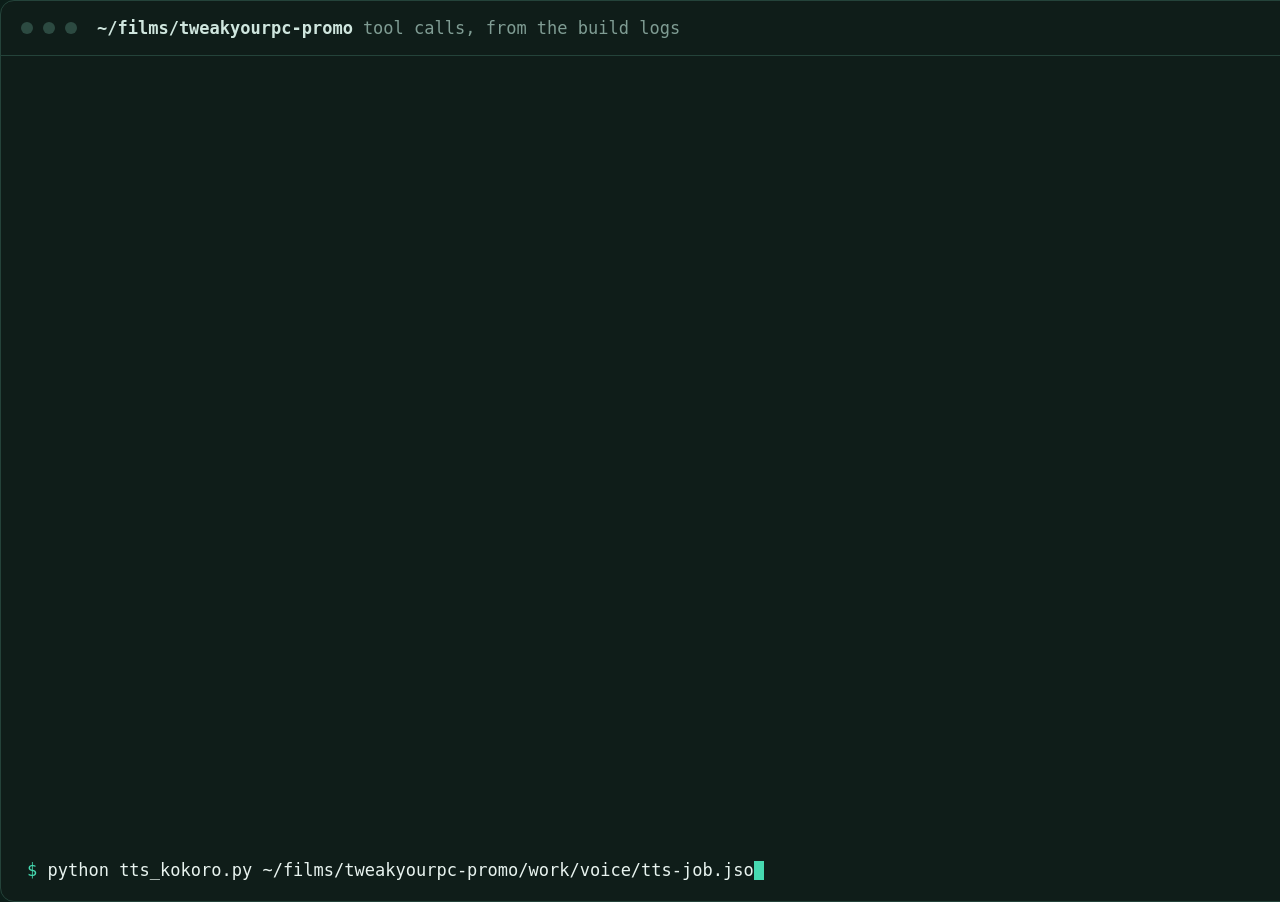
<file: examples/tweakyourpc-promo/pages/agent-terminal/index.html>
<!doctype html>
<html lang="en"><head><meta charset="utf-8"><title>Tool calls</title>
<style>
  html, body { margin: 0; height: 100%; background: #0b1714; }
  body { display: grid; place-items: center; font: 17px/1.55 "JetBrains Mono", "Noto Sans Mono", "DejaVu Sans Mono", monospace; }
  .term { width: 1680px; height: 900px; background: #0f1d19; border: 1px solid #24433a; border-radius: 14px;
          box-shadow: 0 0 80px #46d9b022; display: flex; flex-direction: column; overflow: hidden; }
  .bar { padding: 14px 20px; color: #7f9c93; border-bottom: 1px solid #24433a; display: flex; gap: 10px; align-items: center; }
  .dot { width: 12px; height: 12px; border-radius: 50%; background: #2c4a41; }
  .bar b { color: #cfe6de; font-weight: 600; margin-left: 10px; }
  .log { flex: 1; padding: 18px 26px; overflow: hidden; display: flex; flex-direction: column; justify-content: flex-end; }
  .cmd { color: #e8f3ef; margin-top: 10px; white-space: pre-wrap; }
  .cmd::before { content: "$ "; color: #46d9b0; }
  .out { color: #8fb3a7; white-space: pre-wrap; }
  .cursor { display: inline-block; width: .6em; height: 1.1em; background: #46d9b0; vertical-align: text-bottom; }
</style></head>
<body><div class="term"><div class="bar"><span class="dot"></span><span class="dot"></span><span class="dot"></span>
<b>~/films/tweakyourpc-promo</b><span>tool calls, from the build logs</span></div><div class="log" id="log"></div></div>
<script>
const LINES = [["cmd", "python tts_kokoro.py ~/films/tweakyourpc-promo/work/voice/tts-job.json"], ["out", "~/films/tweakyourpc-promo/work/voice/hello-01.raw.wav 2.17"], ["out", "~/films/tweakyourpc-promo/work/voice/hello-02.raw.wav 10.8"], ["out", "~/films/tweakyourpc-promo/work/voice/hello-03.raw.wav 6.4"], ["cmd", "effectcraft-cli --empty --save-as ~/films/tweakyourpc-promo/work/titles/hello.ecproj script ~/films/tweakyourpc-promo/work/titles/hello.jsx"], ["out", "{\"name\":\"Title Christopher Davis\",\"type\":\"[object CompItem]\"}"], ["out", "saved ~/films/tweakyourpc-promo/work/titles/hello.ecproj"], ["cmd", "effectcraft-cli --project ~/films/tweakyourpc-promo/work/titles/hello.ecproj --gpu render --out ~/films/tweakyourpc-promo/work/titles/hello.mov --for\u2026"], ["out", "Title Christopher Davis \u2192 ~/films/tweakyourpc-promo/work/titles/hello.mov (1920\u00d71080, 653 frames, Custom)"], ["out", "done: Title Christopher Davis \u2192 ~/films/tweakyourpc-promo/work/titles/hello.mov in 111.10s"], ["cmd", "effectcraft-cli --project ~/films/tweakyourpc-promo/work/titles/game-night.ecproj --gpu render --out ~/films/tweakyourpc-promo/work/titles/game-night\u2026"], ["out", "Title Game Night \u2192 ~/films/tweakyourpc-promo/work/titles/game-night.mov (1920\u00d71080, 210 frames, Custom)"], ["out", "done: Title Game Night \u2192 ~/films/tweakyourpc-promo/work/titles/game-night.mov in 29.32s"], ["cmd", "blender -b -P blender_stage.py -- ~/films/tweakyourpc-promo/work/stage/intro.job.json ~/films/tweakyourpc-promo/work/stage/intro-aof2sluy.frames"], ["out", "Info: Total files 6 | Changed 6 | Failed 0"], ["out", "Info: Saved \"intro.blend\""], ["out", "Fra:1 Mem:69.52M (Peak 107.73M) | Time:00:00.35 | Syncing Plane"], ["cmd", "filmcraft-cli --compact --save-as ~/films/tweakyourpc-promo/out/tweakyourpc.fcproj run ~/films/tweakyourpc-promo/work/logs/fc-01-create.jsonl"], ["out", "{\"id\":\"file.newProject\",\"line\":1,\"ok\":true,\"result\":null}"], ["out", "{\"id\":\"file.newSequence\",\"line\":2,\"ok\":true,\"result\":{\"sequence\":6}}"], ["cmd", "filmcraft-cli --compact --project ~/films/tweakyourpc-promo/out/tweakyourpc.fcproj --save run ~/films/tweakyourpc-promo/work/logs/fc-02-import.jsonl"], ["out", "{\"id\":\"file.import\",\"line\":1,\"ok\":true,\"result\":{\"errors\":[],\"items\":[7,8,9,10,11,12,13,14,15,16,17,18,19,20,21,22,23,24,25,26,27,28,29,30,31,32,33,3\u2026"], ["cmd", "filmcraft-cli --compact --project ~/films/tweakyourpc-promo/out/tweakyourpc.fcproj --save run ~/films/tweakyourpc-promo/work/logs/fc-03-place.jsonl"], ["out", "{\"id\":\"timeline.place\",\"line\":1,\"ok\":true,\"result\":{\"clips\":[82]}}"], ["out", "{\"id\":\"timeline.place\",\"line\":2,\"ok\":true,\"result\":{\"clips\":[83]}}"], ["out", "{\"id\":\"timeline.place\",\"line\":3,\"ok\":true,\"result\":{\"clips\":[84]}}"], ["cmd", "filmcraft-cli --compact --project ~/films/tweakyourpc-promo/out/tweakyourpc.fcproj --save run ~/films/tweakyourpc-promo/work/logs/fc-04-motion-transi\u2026"], ["out", "{\"id\":\"sequence.applyVideoTransition\",\"line\":1,\"ok\":true,\"result\":{\"transition\":161}}"], ["out", "{\"id\":\"sequence.applyVideoTransition\",\"line\":2,\"ok\":true,\"result\":{\"transition\":162}}"], ["out", "{\"id\":\"effects.setParam\",\"line\":3,\"ok\":true,\"result\":{\"keyframes\":1}}"], ["cmd", "filmcraft-cli --project ~/films/tweakyourpc-promo/out/tweakyourpc.fcproj export ~/films/tweakyourpc-promo/out/tweakyourpc.rendering.mp4 --format h264\u2026"], ["out", "  \"job\": 1,"], ["out", "  \"offlineMedia\": [],"], ["out", "  \"path\": \"~/films/tweakyourpc-promo/out/tweakyourpc.rendering.mp4\","]];
const log = document.getElementById('log');
const cursor = Object.assign(document.createElement('span'), {className: 'cursor'});
const total = 25000, perChar = 6;
const budget = LINES.reduce((n, [kind, text]) => n + (kind === 'cmd' ? text.length * perChar : 0) + 120, 0);
const scale = total / budget;  // stretch or squeeze the replay to fill the shot
let i = 0;
function next() {
  if (i >= LINES.length) { log.appendChild(cursor); return; }
  const [kind, text] = LINES[i++];
  const row = Object.assign(document.createElement('div'), {className: kind});
  log.appendChild(row);
  while (log.children.length > 34) log.firstChild.remove();
  if (kind === 'out') { row.textContent = text; return setTimeout(next, 120 * scale); }
  let n = 0;
  (function type() {
    row.textContent = text.slice(0, ++n);
    row.appendChild(cursor);
    if (n < text.length) setTimeout(type, perChar * scale); else setTimeout(next, 260 * scale);
  })();
}
setTimeout(next, 400);
</script></body></html>
</file>
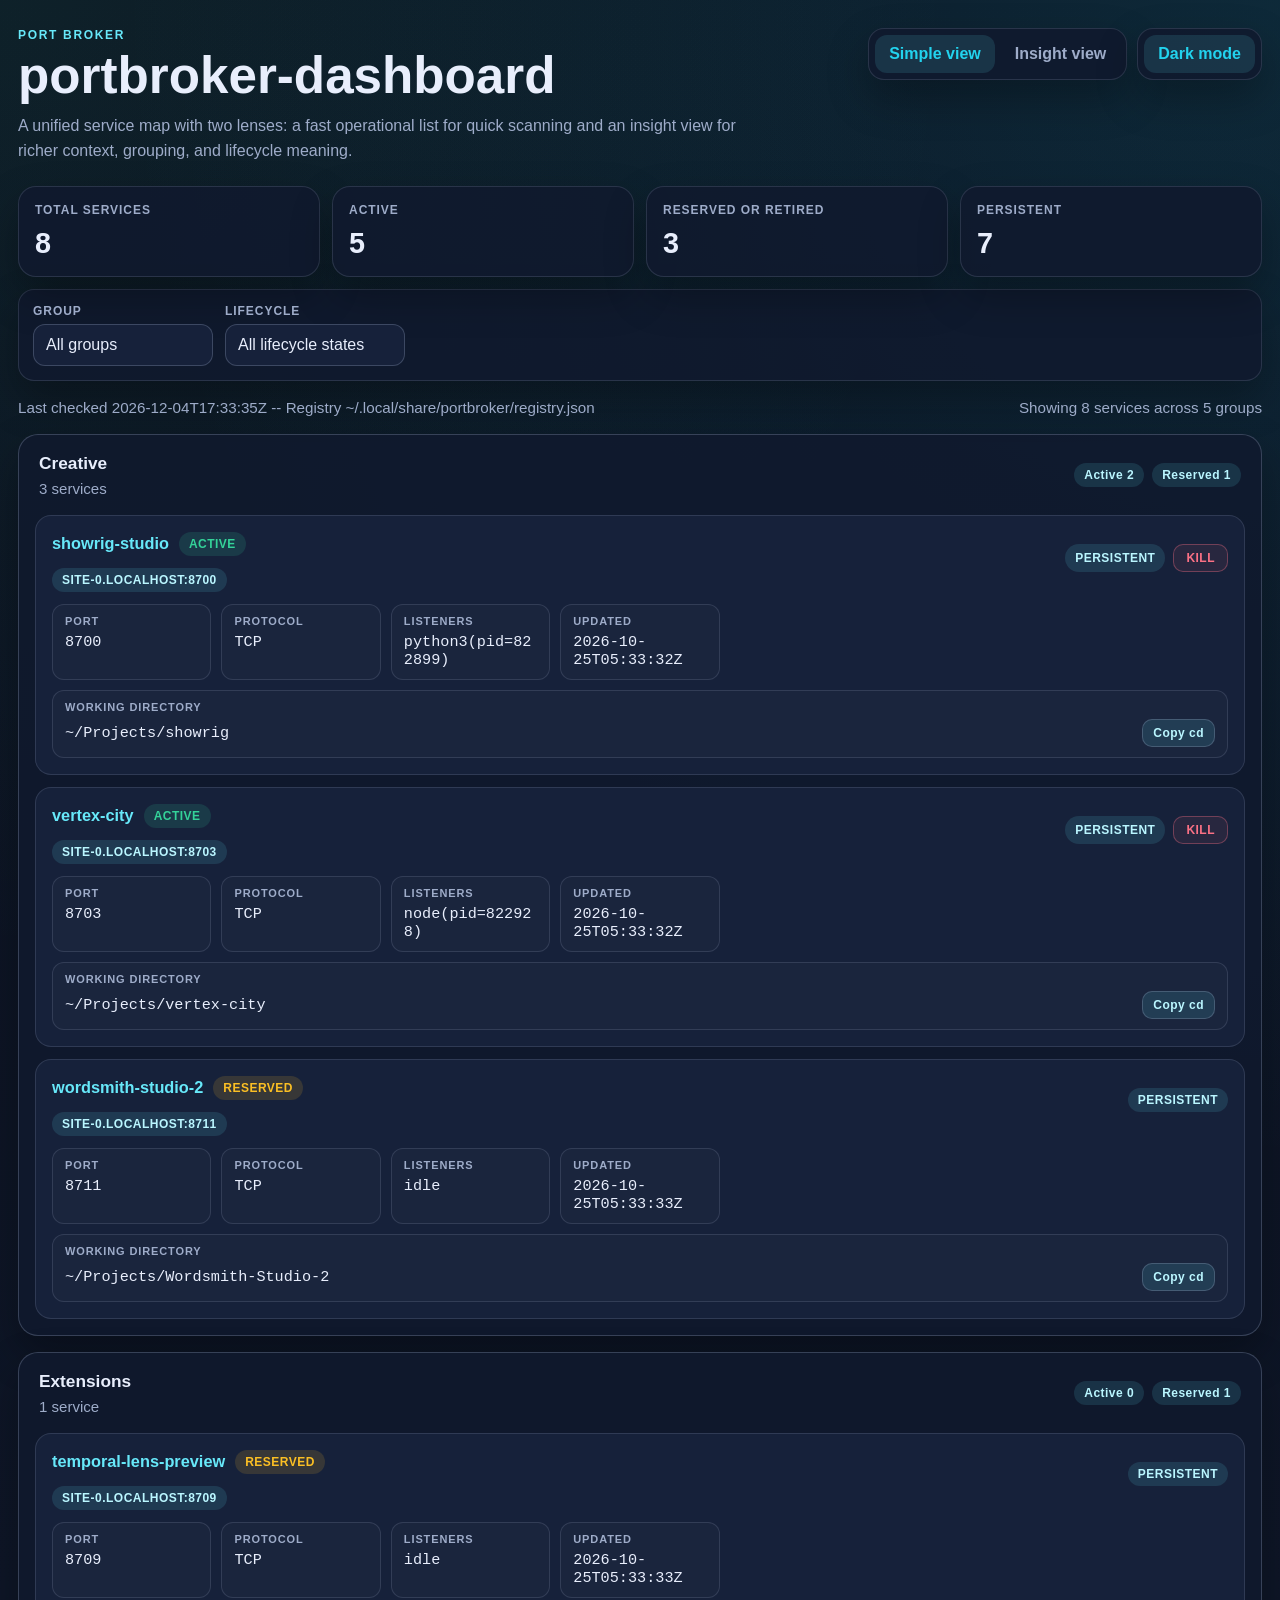
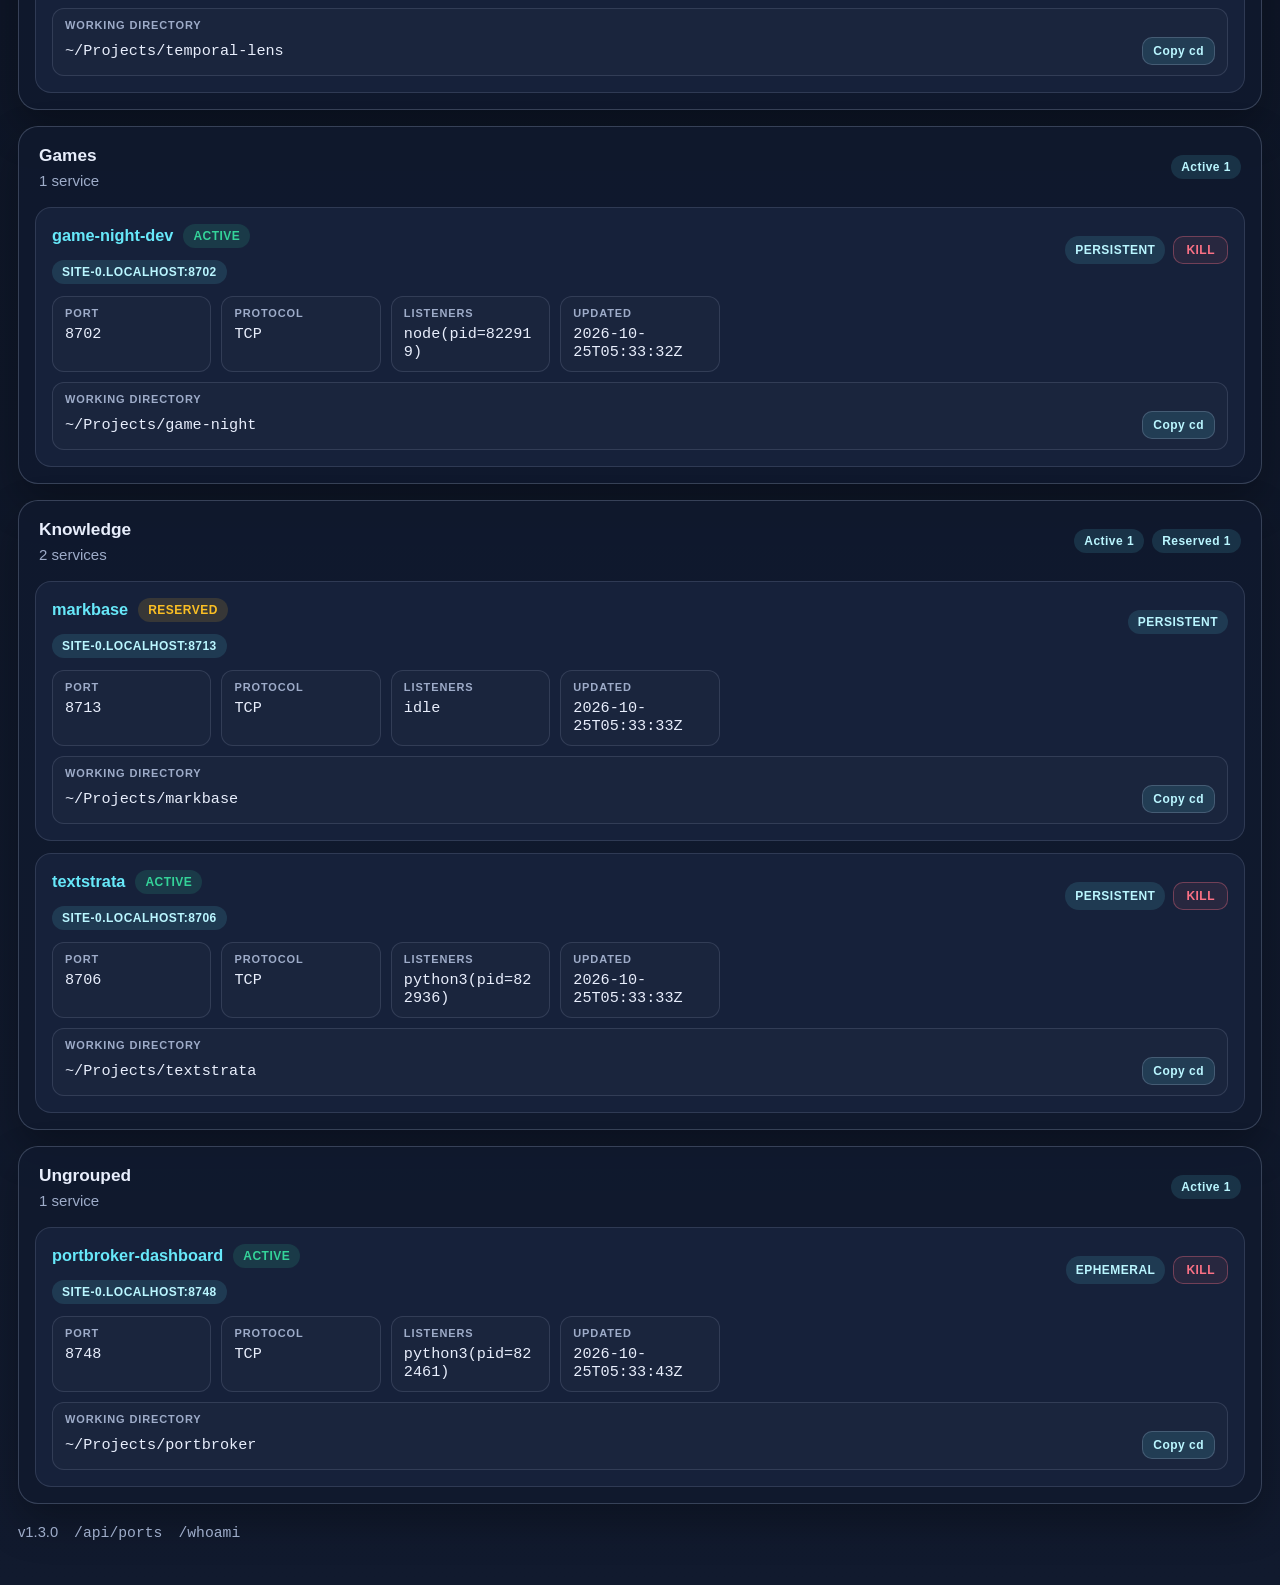
<file: examples/tweakyourpc-promo/pages/portbroker/index.html>
<!doctype html>
<html lang="en">
<head>
<meta charset="utf-8">
<meta name="viewport" content="width=device-width, initial-scale=1">
<title>portbroker-dashboard</title>
<style>
:root {
  color-scheme: dark;
  --bg: #0b1220;
  --bg-elevated: #111a2e;
  --panel: rgba(17, 26, 46, 0.88);
  --panel-strong: #16213a;
  --text: #e8eefc;
  --muted: #9eacc9;
  --line: rgba(158, 172, 201, 0.18);
  --line-strong: rgba(158, 172, 201, 0.28);
  --accent: #67e8f9;
  --accent-strong: #22d3ee;
  --success: #34d399;
  --warning: #fbbf24;
  --danger: #fb7185;
  --shadow: 0 18px 42px rgba(0, 0, 0, 0.28);
  --chip-bg: rgba(103, 232, 249, 0.12);
  --chip-text: #baf6ff;
  --focus: 0 0 0 3px rgba(103, 232, 249, 0.25);
  font-family: Inter, "Segoe UI Variable", "IBM Plex Sans", sans-serif;
}

:root[data-theme='light'] {
  color-scheme: light;
  --bg: #eef4fb;
  --bg-elevated: #f8fbff;
  --panel: rgba(255, 255, 255, 0.92);
  --panel-strong: #ffffff;
  --text: #122033;
  --muted: #5d6c84;
  --line: rgba(18, 32, 51, 0.12);
  --line-strong: rgba(18, 32, 51, 0.18);
  --accent: #0f766e;
  --accent-strong: #0b5f59;
  --success: #047857;
  --warning: #b45309;
  --danger: #be123c;
  --shadow: 0 14px 32px rgba(15, 23, 42, 0.08);
  --chip-bg: rgba(15, 118, 110, 0.1);
  --chip-text: #0f766e;
  --focus: 0 0 0 3px rgba(15, 118, 110, 0.18);
}

* { box-sizing: border-box; }
html, body { margin: 0; min-height: 100%; }
body {
  background:
    radial-gradient(circle at top right, rgba(34, 211, 238, 0.12), transparent 34%),
    radial-gradient(circle at left top, rgba(52, 211, 153, 0.08), transparent 28%),
    linear-gradient(180deg, var(--bg), var(--bg-elevated));
  color: var(--text);
}
button, select, a { transition: 140ms ease; }
button, select { font: inherit; }
a { color: inherit; }
.shell { max-width: 1320px; margin: 0 auto; padding: 28px 18px 44px; }
.hero { display: flex; flex-wrap: wrap; justify-content: space-between; gap: 20px; margin-bottom: 22px; }
.hero-copy { max-width: 760px; }
.eyebrow { margin: 0 0 8px; font-size: 12px; font-weight: 800; letter-spacing: 0.14em; text-transform: uppercase; color: var(--accent); }
h1 { margin: 0; font-size: clamp(2rem, 4vw, 3.4rem); line-height: 1.02; }
.lede { margin: 12px 0 0; color: var(--muted); max-width: 56rem; line-height: 1.55; }
.hero-actions { display: flex; flex-wrap: wrap; gap: 10px; align-items: flex-start; }
.control, .toggle-group, .filters {
  background: var(--panel);
  border: 1px solid var(--line);
  border-radius: 16px;
  box-shadow: var(--shadow);
}
.toggle-group { display: inline-flex; padding: 6px; gap: 6px; }
.toggle-group button, .theme-toggle {
  border: 0;
  border-radius: 12px;
  padding: 10px 14px;
  background: transparent;
  color: var(--muted);
  cursor: pointer;
  font-weight: 700;
}
.toggle-group button.active, .theme-toggle.active {
  background: var(--chip-bg);
  color: var(--accent-strong);
}
.toggle-group button:focus-visible, .theme-toggle:focus-visible, select:focus-visible, details summary:focus-visible { outline: none; box-shadow: var(--focus); }
.filters { display: flex; flex-wrap: wrap; gap: 12px; padding: 14px; margin-bottom: 18px; }
.filter-field { display: grid; gap: 6px; min-width: 180px; }
.filter-field label { font-size: 12px; font-weight: 800; letter-spacing: 0.08em; text-transform: uppercase; color: var(--muted); }
select {
  appearance: none;
  background: var(--panel-strong);
  color: var(--text);
  border: 1px solid var(--line-strong);
  border-radius: 12px;
  padding: 10px 12px;
  min-height: 42px;
}
.stats { display: grid; grid-template-columns: repeat(auto-fit, minmax(160px, 1fr)); gap: 12px; margin-bottom: 12px; }
.stat-card { background: var(--panel); border: 1px solid var(--line); border-radius: 18px; padding: 16px; box-shadow: var(--shadow); }
.stat-card span { display: block; font-size: 12px; font-weight: 800; letter-spacing: 0.08em; text-transform: uppercase; color: var(--muted); }
.stat-card strong { display: block; margin-top: 10px; font-size: 1.8rem; }
.status-row { display: flex; flex-wrap: wrap; justify-content: space-between; gap: 10px; margin: 12px 0 18px; color: var(--muted); font-size: 0.95rem; }
.warning { padding: 12px 14px; border: 1px solid rgba(251, 191, 36, 0.35); border-radius: 14px; background: rgba(251, 191, 36, 0.08); color: var(--warning); margin-bottom: 18px; }
.groups { display: grid; gap: 16px; }
details.group { background: var(--panel); border: 1px solid var(--line); border-radius: 20px; box-shadow: var(--shadow); overflow: hidden; }
details.group[open] { border-color: var(--line-strong); }
details.group summary { list-style: none; cursor: pointer; padding: 18px 20px; display: flex; align-items: center; justify-content: space-between; gap: 14px; }
details.group summary::-webkit-details-marker { display: none; }
.group-heading { display: grid; gap: 6px; }
.group-heading h2 { margin: 0; font-size: 1.08rem; }
.group-sub { color: var(--muted); font-size: 0.94rem; }
.count-badges { display: flex; flex-wrap: wrap; gap: 8px; justify-content: flex-end; }
.badge { display: inline-flex; align-items: center; border-radius: 999px; padding: 5px 10px; font-size: 12px; font-weight: 800; letter-spacing: 0.04em; background: var(--chip-bg); color: var(--chip-text); }
.items { display: grid; gap: 12px; padding: 0 16px 16px; }
.service-card { background: var(--panel-strong); border: 1px solid var(--line); border-radius: 16px; padding: 16px; }
.service-top { display: flex; flex-wrap: wrap; justify-content: space-between; gap: 10px; align-items: flex-start; }
.service-name-row { display: flex; flex-wrap: wrap; align-items: center; gap: 10px; }
.service-name { margin: 0; font-size: 1.02rem; }
.service-link { color: var(--accent); font-weight: 800; text-decoration: none; }
.service-link:hover { text-decoration: underline; }
.service-meta-line, .service-detail-grid, .service-notes { margin-top: 12px; }
.service-meta-line { display: flex; flex-wrap: wrap; gap: 8px; }
.pill { display: inline-flex; align-items: center; border-radius: 999px; padding: 5px 10px; font-size: 12px; font-weight: 800; letter-spacing: 0.04em; text-transform: uppercase; }
.pill.active { background: rgba(52, 211, 153, 0.14); color: var(--success); }
.pill.reserved { background: rgba(251, 191, 36, 0.14); color: var(--warning); }
.pill.retired { background: rgba(251, 113, 133, 0.14); color: var(--danger); }
.pill.unknown { background: rgba(158, 172, 201, 0.14); color: var(--muted); }
.pill.neutral { background: var(--chip-bg); color: var(--chip-text); }
.service-detail-grid { display: grid; grid-template-columns: repeat(auto-fit, minmax(140px, 1fr)); gap: 10px; }
.detail { border: 1px solid var(--line); border-radius: 12px; padding: 10px 12px; background: rgba(255,255,255,0.02); }
.detail.wide { grid-column: 1 / -1; }
:root[data-theme='light'] .detail { background: rgba(15, 118, 110, 0.03); }
.detail span { display: block; font-size: 11px; font-weight: 800; letter-spacing: 0.08em; text-transform: uppercase; color: var(--muted); margin-bottom: 6px; }
.detail strong, .detail code { font-size: 0.95rem; color: var(--text); }
.detail code { font-family: ui-monospace, SFMono-Regular, Menlo, Consolas, monospace; word-break: break-word; }
.detail-value-row { display: flex; align-items: center; justify-content: space-between; gap: 10px; }
.detail-value-row code { flex: 1; min-width: 0; }
.copy-btn {
  flex: 0 0 auto;
  border: 1px solid var(--line-strong);
  border-radius: 10px;
  padding: 6px 10px;
  background: var(--chip-bg);
  color: var(--chip-text);
  cursor: pointer;
  font-size: 12px;
  font-weight: 800;
  letter-spacing: 0.04em;
}
.copy-btn:hover { border-color: var(--accent); color: var(--accent); }
.copy-btn:focus-visible { outline: none; box-shadow: var(--focus); }
.kill-btn {
  border: 1px solid rgba(251, 113, 133, 0.35);
  border-radius: 10px;
  padding: 6px 12px;
  background: rgba(251, 113, 133, 0.08);
  color: var(--danger);
  cursor: pointer;
  font-size: 12px;
  font-weight: 800;
  letter-spacing: 0.04em;
  text-transform: uppercase;
}
.kill-btn:hover { background: rgba(251, 113, 133, 0.18); }
.kill-btn:disabled { opacity: 0.4; cursor: not-allowed; }
.kill-confirm {
  display: flex;
  align-items: center;
  gap: 8px;
  margin-top: 10px;
  padding: 10px 12px;
  border: 1px solid rgba(251, 191, 36, 0.35);
  border-radius: 12px;
  background: rgba(251, 191, 36, 0.08);
  color: var(--warning);
  font-size: 13px;
}
.kill-confirm button {
  border: 1px solid currentColor;
  border-radius: 8px;
  padding: 4px 10px;
  background: transparent;
  color: inherit;
  cursor: pointer;
  font-size: 12px;
  font-weight: 800;
}
.kill-toast {
  position: fixed;
  bottom: 24px;
  right: 24px;
  padding: 12px 18px;
  border-radius: 14px;
  font-size: 14px;
  font-weight: 700;
  box-shadow: 0 8px 24px rgba(0,0,0,0.3);
  z-index: 999;
  transition: opacity 0.3s ease;
}
.kill-toast.success { background: rgba(52, 211, 153, 0.2); border: 1px solid rgba(52, 211, 153, 0.4); color: var(--success); }
.kill-toast.error { background: rgba(251, 113, 133, 0.2); border: 1px solid rgba(251, 113, 133, 0.4); color: var(--danger); }
.empty { padding: 18px; border: 1px dashed var(--line-strong); border-radius: 16px; color: var(--muted); text-align: center; }
.footer { margin-top: 20px; color: var(--muted); display: flex; flex-wrap: wrap; gap: 10px 16px; font-size: 0.92rem; }
.hidden { display: none !important; }
@media (max-width: 720px) {
  .shell { padding: 18px 12px 28px; }
  .hero { margin-bottom: 18px; }
  details.group summary { padding: 16px; }
  .items { padding: 0 12px 12px; }
  .service-card { padding: 14px; }
}
</style>
</head>
<body>
<main class="shell">
  <section class="hero">
    <div class="hero-copy">
      <p class="eyebrow">Port Broker</p>
      <h1>portbroker-dashboard</h1>
      <p class="lede">A unified service map with two lenses: a fast operational list for quick scanning and an insight view for richer context, grouping, and lifecycle meaning.</p>
    </div>
    <div class="hero-actions">
      <div class="toggle-group" role="tablist" aria-label="View mode">
        <button id="simpleModeBtn" type="button" class="active" aria-pressed="true">Simple view</button>
        <button id="insightModeBtn" type="button" aria-pressed="false">Insight view</button>
      </div>
      <div class="control toggle-group" aria-label="Theme toggle">
        <button id="themeToggle" type="button" class="theme-toggle active" aria-pressed="true">Dark mode</button>
      </div>
    </div>
  </section>

  <section class="stats">
    <article class="stat-card"><span>Total services</span><strong id="totalCount">-</strong></article>
    <article class="stat-card"><span>Active</span><strong id="activeCount">-</strong></article>
    <article class="stat-card"><span>Reserved or retired</span><strong id="reservedCount">-</strong></article>
    <article class="stat-card"><span>Persistent</span><strong id="persistentCount">-</strong></article>
  </section>

  <section class="filters" aria-label="Filters">
    <div class="filter-field">
      <label for="groupFilter">Group</label>
      <select id="groupFilter">
        <option value="all">All groups</option>
      </select>
    </div>
    <div class="filter-field">
      <label for="lifecycleFilter">Lifecycle</label>
      <select id="lifecycleFilter">
        <option value="all">All lifecycle states</option>
        <option value="active">Active</option>
        <option value="reserved">Reserved</option>
        <option value="retired">Retired</option>
      </select>
    </div>
    <div class="filter-field insight-only">
      <label for="audienceFilter">Audience</label>
      <select id="audienceFilter">
        <option value="all">All audiences</option>
        <option value="operator">Operator</option>
        <option value="user">User</option>
        <option value="internal">Internal</option>
      </select>
    </div>
    <div class="filter-field insight-only">
      <label for="tierFilter">Priority tier</label>
      <select id="tierFilter">
        <option value="all">All tiers</option>
        <option value="core">Core</option>
        <option value="important">Important</option>
        <option value="experimental">Experimental</option>
        <option value="archive">Archive</option>
      </select>
    </div>
  </section>

  <div class="status-row">
    <div id="checkedAt">Waiting for first refresh...</div>
    <div id="resultsSummary">Loading services...</div>
  </div>

  <div class="warning hidden" id="warning"></div>
  <section class="groups" id="groups">
    <div class="empty">Loading...</div>
  </section>

  <footer class="footer">
    <span id="appVersion">v-</span>
    <span><code>/api/ports</code></span>
    <span><code>/whoami</code></span>
  </footer>
</main>

<div id="killToast" class="kill-toast hidden"></div>

<script>
// Showrig promo harness: the real portbroker dashboard, fed a saved /api/ports snapshot so it renders offline.
// The snapshot came from portbroker itself (a throwaway registry with sample services); only paths were tidied.
const PORTBROKER_SNAPSHOT = {
 "checkedAt": "2026-10-25T05:34:14Z",
 "groups": [
  {
   "defaultExpanded": true,
   "items": [
    {
     "active": true,
     "cmd": "showrig web",
     "createdAt": "2026-10-25T05:33:32Z",
     "cwd": "~/Projects/showrig",
     "host": "0.0.0.0",
     "lastSeenPid": 822899,
     "listenerCount": 1,
     "listeners": [
      "python3(pid=822899)"
     ],
     "meta": {
      "audience": "lan",
      "group": "creative",
      "lifecycle": "persistent",
      "tier": "core"
     },
     "name": "showrig-studio",
     "persistent": true,
     "port": 8700,
     "proto": "tcp",
     "status": "active",
     "updatedAt": "2026-10-25T05:33:32Z"
    },
    {
     "active": true,
     "cmd": "node dev-server.mjs",
     "createdAt": "2026-10-25T05:33:32Z",
     "cwd": "~/Projects/vertex-city",
     "host": "0.0.0.0",
     "lastSeenPid": 822928,
     "listenerCount": 1,
     "listeners": [
      "node(pid=822928)"
     ],
     "meta": {
      "audience": "lan",
      "group": "creative",
      "lifecycle": "dev",
      "tier": "showcase"
     },
     "name": "vertex-city",
     "persistent": true,
     "port": 8703,
     "proto": "tcp",
     "status": "active",
     "updatedAt": "2026-10-25T05:33:32Z"
    },
    {
     "active": false,
     "cmd": "python3 -m http.server",
     "createdAt": "2026-10-25T05:33:33Z",
     "cwd": "~/Projects/Wordsmith-Studio-2",
     "host": "0.0.0.0",
     "lastSeenPid": null,
     "listenerCount": 0,
     "listeners": [],
     "meta": {
      "audience": "lan",
      "group": "creative",
      "lifecycle": "dev",
      "tier": "showcase"
     },
     "name": "wordsmith-studio-2",
     "persistent": true,
     "port": 8711,
     "proto": "tcp",
     "status": "reserved",
     "updatedAt": "2026-10-25T05:33:33Z"
    }
   ],
   "key": "creative",
   "label": "Creative"
  },
  {
   "defaultExpanded": true,
   "items": [
    {
     "active": false,
     "cmd": "node preview/dev/server.js",
     "createdAt": "2026-10-25T05:33:33Z",
     "cwd": "~/Projects/temporal-lens",
     "host": "0.0.0.0",
     "lastSeenPid": null,
     "listenerCount": 0,
     "listeners": [],
     "meta": {
      "audience": "local",
      "group": "extensions",
      "lifecycle": "dev",
      "tier": "tools"
     },
     "name": "temporal-lens-preview",
     "persistent": true,
     "port": 8709,
     "proto": "tcp",
     "status": "reserved",
     "updatedAt": "2026-10-25T05:33:33Z"
    }
   ],
   "key": "extensions",
   "label": "Extensions"
  },
  {
   "defaultExpanded": true,
   "items": [
    {
     "active": true,
     "cmd": "node tools/dev_server.js",
     "createdAt": "2026-10-25T05:33:32Z",
     "cwd": "~/Projects/game-night",
     "host": "0.0.0.0",
     "lastSeenPid": 822919,
     "listenerCount": 1,
     "listeners": [
      "node(pid=822919)"
     ],
     "meta": {
      "audience": "local",
      "group": "games",
      "lifecycle": "dev",
      "tier": "tools"
     },
     "name": "game-night-dev",
     "persistent": true,
     "port": 8702,
     "proto": "tcp",
     "status": "active",
     "updatedAt": "2026-10-25T05:33:32Z"
    }
   ],
   "key": "games",
   "label": "Games"
  },
  {
   "defaultExpanded": true,
   "items": [
    {
     "active": false,
     "cmd": "uvicorn markbase.app:app",
     "createdAt": "2026-10-25T05:33:33Z",
     "cwd": "~/Projects/markbase",
     "host": "0.0.0.0",
     "lastSeenPid": null,
     "listenerCount": 0,
     "listeners": [],
     "meta": {
      "audience": "lan",
      "group": "knowledge",
      "lifecycle": "persistent",
      "tier": "core"
     },
     "name": "markbase",
     "persistent": true,
     "port": 8713,
     "proto": "tcp",
     "status": "reserved",
     "updatedAt": "2026-10-25T05:33:33Z"
    },
    {
     "active": true,
     "cmd": "python -m textstrata web",
     "createdAt": "2026-10-25T05:33:33Z",
     "cwd": "~/Projects/textstrata",
     "host": "0.0.0.0",
     "lastSeenPid": 822936,
     "listenerCount": 1,
     "listeners": [
      "python3(pid=822936)"
     ],
     "meta": {
      "audience": "lan",
      "group": "knowledge",
      "lifecycle": "persistent",
      "tier": "core"
     },
     "name": "textstrata",
     "persistent": true,
     "port": 8706,
     "proto": "tcp",
     "status": "active",
     "updatedAt": "2026-10-25T05:33:33Z"
    }
   ],
   "key": "knowledge",
   "label": "Knowledge"
  },
  {
   "defaultExpanded": true,
   "items": [
    {
     "active": true,
     "cmd": "portbroker web --name portbroker-dashboard --port 8748",
     "createdAt": "2026-10-25T05:33:43Z",
     "cwd": "~/Projects/portbroker",
     "host": "0.0.0.0",
     "lastSeenPid": 822461,
     "listenerCount": 1,
     "listeners": [
      "python3(pid=822461)"
     ],
     "meta": {},
     "name": "portbroker-dashboard",
     "persistent": false,
     "port": 8748,
     "proto": "tcp",
     "status": "active",
     "updatedAt": "2026-10-25T05:33:43Z"
    }
   ],
   "key": "ungrouped",
   "label": "Ungrouped"
  }
 ],
 "issues": [],
 "listenerError": null,
 "ports": [
  {
   "active": true,
   "cmd": "node tools/dev_server.js",
   "createdAt": "2026-10-25T05:33:32Z",
   "cwd": "~/Projects/game-night",
   "host": "0.0.0.0",
   "lastSeenPid": 822919,
   "listenerCount": 1,
   "listeners": [
    "node(pid=822919)"
   ],
   "meta": {
    "audience": "local",
    "group": "games",
    "lifecycle": "dev",
    "tier": "tools"
   },
   "name": "game-night-dev",
   "persistent": true,
   "port": 8702,
   "proto": "tcp",
   "status": "active",
   "updatedAt": "2026-10-25T05:33:32Z"
  },
  {
   "active": false,
   "cmd": "uvicorn markbase.app:app",
   "createdAt": "2026-10-25T05:33:33Z",
   "cwd": "~/Projects/markbase",
   "host": "0.0.0.0",
   "lastSeenPid": null,
   "listenerCount": 0,
   "listeners": [],
   "meta": {
    "audience": "lan",
    "group": "knowledge",
    "lifecycle": "persistent",
    "tier": "core"
   },
   "name": "markbase",
   "persistent": true,
   "port": 8713,
   "proto": "tcp",
   "status": "reserved",
   "updatedAt": "2026-10-25T05:33:33Z"
  },
  {
   "active": true,
   "cmd": "portbroker web --name portbroker-dashboard --port 8748",
   "createdAt": "2026-10-25T05:33:43Z",
   "cwd": "~/Projects/portbroker",
   "host": "0.0.0.0",
   "lastSeenPid": 822461,
   "listenerCount": 1,
   "listeners": [
    "python3(pid=822461)"
   ],
   "meta": {},
   "name": "portbroker-dashboard",
   "persistent": false,
   "port": 8748,
   "proto": "tcp",
   "status": "active",
   "updatedAt": "2026-10-25T05:33:43Z"
  },
  {
   "active": true,
   "cmd": "showrig web",
   "createdAt": "2026-10-25T05:33:32Z",
   "cwd": "~/Projects/showrig",
   "host": "0.0.0.0",
   "lastSeenPid": 822899,
   "listenerCount": 1,
   "listeners": [
    "python3(pid=822899)"
   ],
   "meta": {
    "audience": "lan",
    "group": "creative",
    "lifecycle": "persistent",
    "tier": "core"
   },
   "name": "showrig-studio",
   "persistent": true,
   "port": 8700,
   "proto": "tcp",
   "status": "active",
   "updatedAt": "2026-10-25T05:33:32Z"
  },
  {
   "active": false,
   "cmd": "node preview/dev/server.js",
   "createdAt": "2026-10-25T05:33:33Z",
   "cwd": "~/Projects/temporal-lens",
   "host": "0.0.0.0",
   "lastSeenPid": null,
   "listenerCount": 0,
   "listeners": [],
   "meta": {
    "audience": "local",
    "group": "extensions",
    "lifecycle": "dev",
    "tier": "tools"
   },
   "name": "temporal-lens-preview",
   "persistent": true,
   "port": 8709,
   "proto": "tcp",
   "status": "reserved",
   "updatedAt": "2026-10-25T05:33:33Z"
  },
  {
   "active": true,
   "cmd": "python -m textstrata web",
   "createdAt": "2026-10-25T05:33:33Z",
   "cwd": "~/Projects/textstrata",
   "host": "0.0.0.0",
   "lastSeenPid": 822936,
   "listenerCount": 1,
   "listeners": [
    "python3(pid=822936)"
   ],
   "meta": {
    "audience": "lan",
    "group": "knowledge",
    "lifecycle": "persistent",
    "tier": "core"
   },
   "name": "textstrata",
   "persistent": true,
   "port": 8706,
   "proto": "tcp",
   "status": "active",
   "updatedAt": "2026-10-25T05:33:33Z"
  },
  {
   "active": true,
   "cmd": "node dev-server.mjs",
   "createdAt": "2026-10-25T05:33:32Z",
   "cwd": "~/Projects/vertex-city",
   "host": "0.0.0.0",
   "lastSeenPid": 822928,
   "listenerCount": 1,
   "listeners": [
    "node(pid=822928)"
   ],
   "meta": {
    "audience": "lan",
    "group": "creative",
    "lifecycle": "dev",
    "tier": "showcase"
   },
   "name": "vertex-city",
   "persistent": true,
   "port": 8703,
   "proto": "tcp",
   "status": "active",
   "updatedAt": "2026-10-25T05:33:32Z"
  },
  {
   "active": false,
   "cmd": "python3 -m http.server",
   "createdAt": "2026-10-25T05:33:33Z",
   "cwd": "~/Projects/Wordsmith-Studio-2",
   "host": "0.0.0.0",
   "lastSeenPid": null,
   "listenerCount": 0,
   "listeners": [],
   "meta": {
    "audience": "lan",
    "group": "creative",
    "lifecycle": "dev",
    "tier": "showcase"
   },
   "name": "wordsmith-studio-2",
   "persistent": true,
   "port": 8711,
   "proto": "tcp",
   "status": "reserved",
   "updatedAt": "2026-10-25T05:33:33Z"
  }
 ],
 "registryPath": "~/.local/share/portbroker/registry.json",
 "service": "portbroker-dashboard",
 "summary": {
  "active": 5,
  "persistent": 7,
  "reserved": 3,
  "retired": 0,
  "total": 8,
  "unknown": 0
 },
 "version": "1.3.0"
};
const realFetch = window.fetch.bind(window);
window.fetch = async (url, options) => {
  if (String(url).startsWith('/api/ports')) {
    const snapshot = structuredClone(PORTBROKER_SNAPSHOT);
    snapshot.checkedAt = new Date().toISOString().replace(/\.\d+Z$/, 'Z');
    return new Response(JSON.stringify(snapshot), {status: 200, headers: {'content-type': 'application/json'}});
  }
  return realFetch(url, options);
};
</script>
<script>
const refreshMs = 5000;
// Resolves to the browser's own hostname when the server binds to 0.0.0.0.
// Override with PORTBROKER_FALLBACK_HOST env var at server startup if needed.
const fallbackLanHost = '127.0.0.1';
const groupsNode = document.getElementById('groups');
const warningNode = document.getElementById('warning');
const checkedAtNode = document.getElementById('checkedAt');
const resultsSummaryNode = document.getElementById('resultsSummary');
const rootNode = document.documentElement;
const killToast = document.getElementById('killToast');

const state = {
  mode: 'simple',
  theme: 'dark',
  snapshot: null,
  pendingKill: null,
  filters: {
    group: 'all',
    lifecycle: 'all',
    audience: 'all',
    tier: 'all',
  },
};

const simpleModeBtn = document.getElementById('simpleModeBtn');
const insightModeBtn = document.getElementById('insightModeBtn');
const themeToggle = document.getElementById('themeToggle');
const groupFilter = document.getElementById('groupFilter');
const lifecycleFilter = document.getElementById('lifecycleFilter');
const audienceFilter = document.getElementById('audienceFilter');
const tierFilter = document.getElementById('tierFilter');

function setText(id, value) {
  document.getElementById(id).textContent = String(value);
}

function titleCase(value) {
  return String(value || '')
    .replace(/[-_]+/g, ' ')
    .replace(/\b\w/g, ch => ch.toUpperCase());
}

function isWildcardOrLoopback(host) {
  const value = String(host || '').trim().toLowerCase();
  return !value || ['0.0.0.0','::','*','localhost','127.0.0.1','::1'].includes(value);
}

function normalizedHost(host) {
  const browserHost = String(window.location.hostname || '').trim();
  if (isWildcardOrLoopback(host)) {
    return browserHost || fallbackLanHost;
  }
  return String(host || '').trim();
}

function httpUrl(host, port) {
  const formattedHost = host.includes(':') && !host.startsWith('[') && !host.endsWith(']') ? `[${host}]` : host;
  return `http://${formattedHost}:${port}`;
}

function statusLabel(status) {
  if (status === 'active') return 'Active';
  if (status === 'reserved') return 'Reserved';
  if (status === 'retired') return 'Retired';
  return 'Unknown';
}

function showToast(message, type) {
  killToast.textContent = message;
  killToast.className = `kill-toast ${type}`;
  killToast.classList.remove('hidden');
  setTimeout(() => killToast.classList.add('hidden'), 3000);
}

function shellQuote(value) {
  return `'${String(value).replace(/'/g, `'\\''`)}'`;
}

async function copyText(value, label) {
  try {
    if (navigator.clipboard && typeof navigator.clipboard.writeText === 'function') {
      await navigator.clipboard.writeText(value);
    } else {
      const textarea = document.createElement('textarea');
      textarea.value = value;
      textarea.setAttribute('readonly', '');
      textarea.style.position = 'fixed';
      textarea.style.left = '-9999px';
      document.body.appendChild(textarea);
      textarea.select();
      const copied = document.execCommand('copy');
      textarea.remove();
      if (!copied) throw new Error('clipboard API is unavailable');
    }
    showToast(`Copied ${label}`, 'success');
  } catch (error) {
    showToast(`Copy failed: ${error.message}`, 'error');
  }
}

async function killPid(pid, name, btn) {
  btn.disabled = true;
  try {
    const response = await fetch(`/api/kill/${pid}`, { method: 'POST', cache: 'no-store' });
    const data = await response.json();
    if (!response.ok || !data.success) throw new Error(data.message || `HTTP ${response.status}`);
    showToast(`Killed ${name} (pid ${pid})`, 'success');
    setTimeout(refresh, 800);
  } catch (error) {
    showToast(`Failed to kill ${name}: ${error.message}`, 'error');
    btn.disabled = false;
  }
}

function activeViewMode(mode) {
  state.mode = mode;
  const simple = mode === 'simple';
  simpleModeBtn.classList.toggle('active', simple);
  insightModeBtn.classList.toggle('active', !simple);
  simpleModeBtn.setAttribute('aria-pressed', simple ? 'true' : 'false');
  insightModeBtn.setAttribute('aria-pressed', simple ? 'false' : 'true');
  document.querySelectorAll('.insight-only').forEach(node => {
    node.classList.toggle('hidden', simple);
  });
  render();
}

function applyTheme(theme) {
  state.theme = theme;
  rootNode.setAttribute('data-theme', theme);
  const dark = theme === 'dark';
  themeToggle.classList.toggle('active', dark);
  themeToggle.setAttribute('aria-pressed', dark ? 'true' : 'false');
  themeToggle.textContent = dark ? 'Dark mode' : 'Light mode';
}

function passesFilters(item) {
  const meta = item.meta || {};
  if (state.filters.group !== 'all' && meta.group !== state.filters.group) return false;
  if (state.filters.lifecycle !== 'all' && (meta.lifecycle || item.status) !== state.filters.lifecycle) return false;
  if (state.mode === 'insight' && state.filters.audience !== 'all' && meta.audience !== state.filters.audience) return false;
  if (state.mode === 'insight' && state.filters.tier !== 'all' && meta.tier !== state.filters.tier) return false;
  return true;
}

function populateGroupFilter(snapshot) {
  const prior = state.filters.group;
  groupFilter.innerHTML = '<option value="all">All groups</option>';
  for (const group of (snapshot.groups || [])) {
    const option = document.createElement('option');
    option.value = group.key;
    option.textContent = group.label || titleCase(group.key);
    groupFilter.appendChild(option);
  }
  if ([...groupFilter.options].some(option => option.value === prior)) {
    groupFilter.value = prior;
  } else {
    state.filters.group = 'all';
    groupFilter.value = 'all';
  }
}

function detailCard(label, value, mono=false, options={}) {
  const node = document.createElement('div');
  node.className = options.wide ? 'detail wide' : 'detail';
  const span = document.createElement('span');
  span.textContent = label;
  node.appendChild(span);
  if (mono) {
    const valueRow = document.createElement('div');
    valueRow.className = 'detail-value-row';
    const code = document.createElement('code');
    code.textContent = value;
    valueRow.appendChild(code);
    if (options.copyText) {
      const button = document.createElement('button');
      button.type = 'button';
      button.className = 'copy-btn';
      button.textContent = options.copyLabel || 'Copy';
      button.addEventListener('click', () => copyText(options.copyText, options.copyLabel || label));
      valueRow.appendChild(button);
    }
    node.appendChild(valueRow);
  } else {
    const strong = document.createElement('strong');
    strong.textContent = value;
    node.appendChild(strong);
  }
  return node;
}

function renderServiceCard(item) {
  const meta = item.meta || {};
  const card = document.createElement('article');
  card.className = 'service-card';

  const top = document.createElement('div');
  top.className = 'service-top';

  const left = document.createElement('div');
  const nameRow = document.createElement('div');
  nameRow.className = 'service-name-row';

  const heading = document.createElement('h3');
  heading.className = 'service-name';
  const port = Number(item.port);
  const isTcp = String(item.proto || '').toLowerCase() === 'tcp';
  if (isTcp && Number.isInteger(port) && port > 0 && port <= 65535) {
    const link = document.createElement('a');
    link.className = 'service-link';
    link.href = httpUrl(normalizedHost(item.host), port);
    link.textContent = item.name || `${normalizedHost(item.host)}:${port}`;
    heading.appendChild(link);
  } else {
    heading.textContent = item.name || 'Unnamed service';
  }
  nameRow.appendChild(heading);

  const status = document.createElement('span');
  status.className = `pill ${item.status || 'unknown'}`;
  status.textContent = statusLabel(item.status || 'unknown');
  nameRow.appendChild(status);
  left.appendChild(nameRow);

  const metaLine = document.createElement('div');
  metaLine.className = 'service-meta-line';
  const hostPill = document.createElement('span');
  hostPill.className = 'pill neutral';
  hostPill.textContent = `${normalizedHost(item.host)}:${item.port}`;
  metaLine.appendChild(hostPill);

  if (state.mode === 'insight') {
    for (const value of [meta.group && titleCase(meta.group), meta.tier && titleCase(meta.tier), meta.audience && titleCase(meta.audience)]) {
      if (!value) continue;
      const pill = document.createElement('span');
      pill.className = 'pill neutral';
      pill.textContent = value;
      metaLine.appendChild(pill);
    }
  }
  left.appendChild(metaLine);
  top.appendChild(left);

  const right = document.createElement('div');
  right.className = 'service-meta-line';
  const persistent = document.createElement('span');
  persistent.className = 'pill neutral';
  persistent.textContent = item.persistent ? 'Persistent' : 'Ephemeral';
  right.appendChild(persistent);

  // Kill button -- only shown when a listener PID is known
  const pid = item.lastSeenPid;
  if (item.status === 'active' && pid) {
    const killBtn = document.createElement('button');
    killBtn.className = 'kill-btn';
    killBtn.textContent = 'Kill';
    killBtn.title = `Terminate process ${pid}`;
    let confirming = false;
    killBtn.addEventListener('click', () => {
      if (!confirming) {
        confirming = true;
        killBtn.textContent = 'Confirm?';
        setTimeout(() => {
          if (confirming) {
            confirming = false;
            killBtn.textContent = 'Kill';
          }
        }, 3000);
      } else {
        killPid(pid, item.name, killBtn);
      }
    });
    right.appendChild(killBtn);
  }

  top.appendChild(right);
  card.appendChild(top);

  const grid = document.createElement('div');
  grid.className = 'service-detail-grid';
  grid.appendChild(detailCard('Port', String(item.port), true));
  grid.appendChild(detailCard('Protocol', String(item.proto || '').toUpperCase() || '-', true));
  grid.appendChild(detailCard('Listeners', Array.isArray(item.listeners) && item.listeners.length ? item.listeners.join(', ') : 'idle', true));
  grid.appendChild(detailCard('Updated', item.updatedAt || item.createdAt || '-', true));
  if (item.cwd) {
    grid.appendChild(detailCard('Working directory', item.cwd, true, {
      wide: true,
      copyText: `cd ${shellQuote(item.cwd)}`,
      copyLabel: 'Copy cd',
    }));
  } else {
    grid.appendChild(detailCard('Working directory', '-', true, { wide: true }));
  }
  if (state.mode === 'insight') {
    grid.appendChild(detailCard('Command', item.cmd || '-', true));
  }
  card.appendChild(grid);
  return card;
}

function issueText(issue) {
  const level = issue?.level ? String(issue.level).toUpperCase() : 'ISSUE';
  const name = issue?.name ? String(issue.name) : '-';
  const message = issue?.message ? String(issue.message) : 'Registry validation issue.';
  return `[${level}] ${name}: ${message}`;
}

function render() {
  const snapshot = state.snapshot;
  if (!snapshot) return;

  setText('totalCount', snapshot.summary?.total ?? 0);
  setText('activeCount', snapshot.summary?.active ?? 0);
  setText('reservedCount', (snapshot.summary?.reserved ?? 0) + (snapshot.summary?.retired ?? 0));
  setText('persistentCount', snapshot.summary?.persistent ?? 0);
  setText('appVersion', `v${snapshot.version || '-'}`);

  const checkedAt = snapshot.checkedAt ? `Last checked ${snapshot.checkedAt}` : 'Waiting for first refresh...';
  const registry = snapshot.registryPath ? ` -- Registry ${snapshot.registryPath}` : '';
  checkedAtNode.textContent = `${checkedAt}${registry}`;

  const warnings = [];
  if (snapshot.listenerError) warnings.push(snapshot.listenerError);
  for (const issue of (snapshot.issues || [])) warnings.push(issueText(issue));
  warningNode.classList.toggle('hidden', warnings.length === 0);
  warningNode.textContent = warnings.join('\n');

  groupsNode.textContent = '';
  let shownGroups = 0;
  let shownItems = 0;

  for (const group of (snapshot.groups || [])) {
    const items = (group.items || []).filter(passesFilters);
    if (!items.length) continue;
    shownGroups += 1;
    shownItems += items.length;

    const details = document.createElement('details');
    details.className = 'group';
    details.open = group.defaultExpanded !== false || state.filters.group !== 'all';

    const summary = document.createElement('summary');
    const headingWrap = document.createElement('div');
    headingWrap.className = 'group-heading';
    const title = document.createElement('h2');
    title.textContent = group.label || titleCase(group.key);
    headingWrap.appendChild(title);
    const sub = document.createElement('div');
    sub.className = 'group-sub';
    sub.textContent = state.mode === 'simple'
      ? `${items.length} service${items.length === 1 ? '' : 's'}`
      : `${items.length} service${items.length === 1 ? '' : 's'} in this operational group`;
    headingWrap.appendChild(sub);
    summary.appendChild(headingWrap);

    const badges = document.createElement('div');
    badges.className = 'count-badges';
    const activeItems = items.filter(item => item.status === 'active').length;
    const reservedItems = items.filter(item => item.status === 'reserved').length;
    const retiredItems = items.filter(item => item.status === 'retired').length;
    for (const text of [
      `Active ${activeItems}`,
      reservedItems ? `Reserved ${reservedItems}` : '',
      retiredItems ? `Retired ${retiredItems}` : '',
    ]) {
      if (!text) continue;
      const badge = document.createElement('span');
      badge.className = 'badge';
      badge.textContent = text;
      badges.appendChild(badge);
    }
    summary.appendChild(badges);
    details.appendChild(summary);

    const itemsWrap = document.createElement('div');
    itemsWrap.className = 'items';
    for (const item of items) {
      itemsWrap.appendChild(renderServiceCard(item));
    }
    details.appendChild(itemsWrap);
    groupsNode.appendChild(details);
  }

  if (!shownGroups) {
    const empty = document.createElement('div');
    empty.className = 'empty';
    empty.textContent = 'No services match the current filters.';
    groupsNode.appendChild(empty);
  }

  resultsSummaryNode.textContent = `Showing ${shownItems} service${shownItems === 1 ? '' : 's'} across ${shownGroups} group${shownGroups === 1 ? '' : 's'}`;
}

async function refresh() {
  try {
    const response = await fetch('/api/ports', { cache: 'no-store' });
    const data = await response.json();
    if (!response.ok) throw new Error(data.error || `HTTP ${response.status}`);
    state.snapshot = data;
    populateGroupFilter(data);
    render();
  } catch (error) {
    warningNode.classList.remove('hidden');
    warningNode.textContent = `Refresh failed: ${error.message}`;
  }
}

simpleModeBtn.addEventListener('click', () => activeViewMode('simple'));
insightModeBtn.addEventListener('click', () => activeViewMode('insight'));
themeToggle.addEventListener('click', () => applyTheme(state.theme === 'dark' ? 'light' : 'dark'));

groupFilter.addEventListener('change', event => { state.filters.group = event.target.value; render(); });
lifecycleFilter.addEventListener('change', event => { state.filters.lifecycle = event.target.value; render(); });
audienceFilter.addEventListener('change', event => { state.filters.audience = event.target.value; render(); });
tierFilter.addEventListener('change', event => { state.filters.tier = event.target.value; render(); });

applyTheme('dark');
activeViewMode('simple');
refresh();
window.setInterval(refresh, refreshMs);
</script>
</body>
</html>
</file>
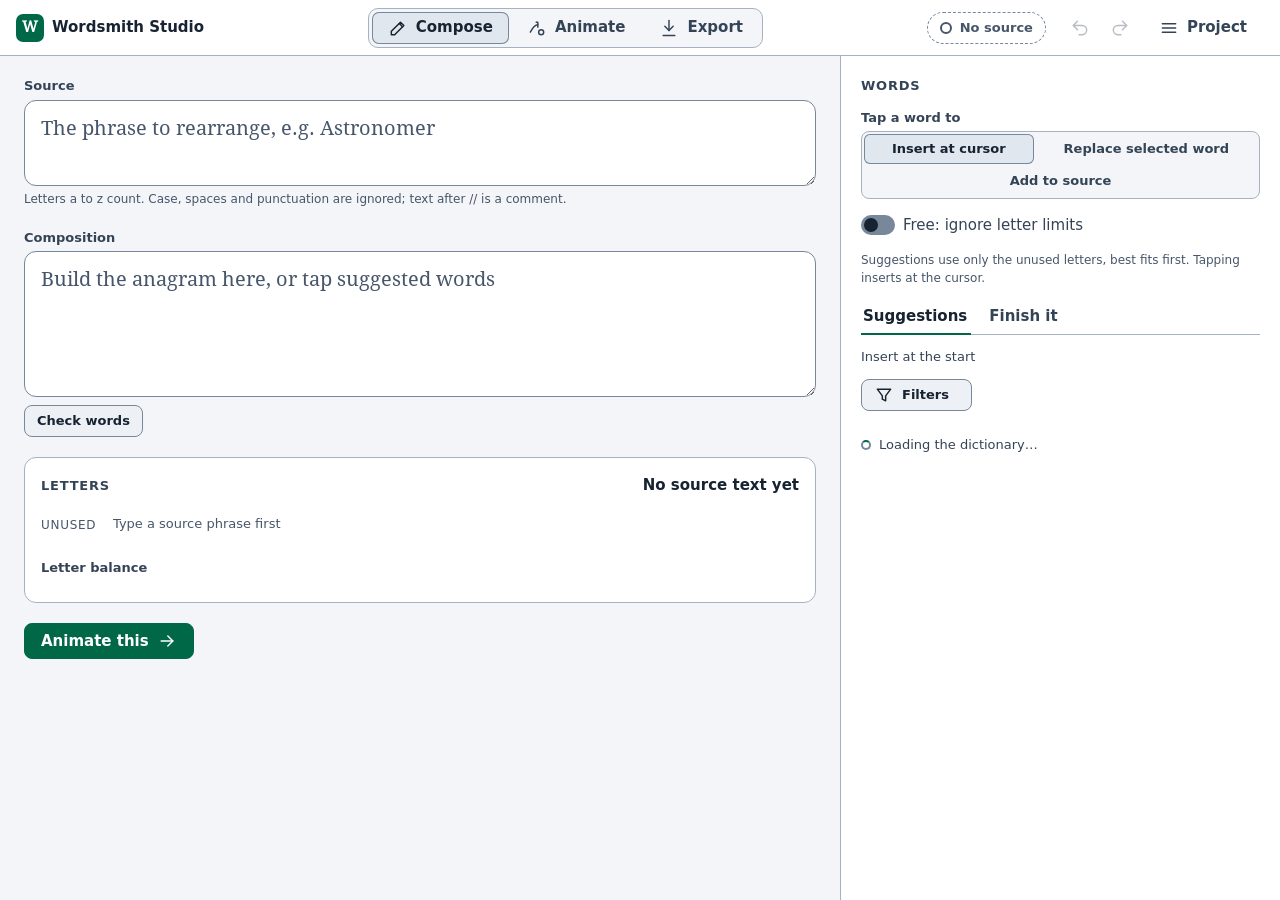
<file: examples/tweakyourpc-promo/pages/wordsmith/index.html>
<!DOCTYPE html>
<html lang="en">
<head>
    <meta charset="UTF-8">
    <meta name="viewport" content="width=device-width, initial-scale=1.0, viewport-fit=cover">
    <meta name="color-scheme" content="light dark">
    <script src="theme.js"></script>
    <meta name="description" content="Wordsmith Studio: compose exact anagrams, animate the letters into their new places, and export a GIF or video. Works offline in your browser.">
    <link rel="icon" href="assets/favicon.svg" type="image/svg+xml">
    <title>Wordsmith Studio</title>
    <style>
        /* Bundled display faces, self-hosted from ../fonts (see fonts/LICENSES.md).
           If the repo root is not published these simply fail to load and the
           studio falls back with a message rather than mis-measuring. */
            @font-face { font-family: 'Actor'; font-style: normal; font-weight: 400; font-display: swap; src: url('fonts/actor.woff2') format('woff2'); }
            @font-face { font-family: 'Allerta Stencil'; font-style: normal; font-weight: 400; font-display: swap; src: url('fonts/allertastencil.woff2') format('woff2'); }
            @font-face { font-family: 'Asset'; font-style: normal; font-weight: 400; font-display: swap; src: url('fonts/asset.woff2') format('woff2'); }
            @font-face { font-family: 'Audiowide'; font-style: normal; font-weight: 400; font-display: swap; src: url('fonts/audiowide.woff2') format('woff2'); }
            @font-face { font-family: 'Barrio'; font-style: normal; font-weight: 400; font-display: swap; src: url('fonts/barrio.woff2') format('woff2'); }
            @font-face { font-family: 'Cabin Sketch'; font-style: normal; font-weight: 400; font-display: swap; src: url('fonts/cabinsketch.woff2') format('woff2'); }
            @font-face { font-family: 'Codystar'; font-style: normal; font-weight: 400; font-display: swap; src: url('fonts/codystar.woff2') format('woff2'); }
            @font-face { font-family: 'Combo'; font-style: normal; font-weight: 400; font-display: swap; src: url('fonts/combo.woff2') format('woff2'); }
            @font-face { font-family: 'Creepster'; font-style: normal; font-weight: 400; font-display: swap; src: url('fonts/creepster.woff2') format('woff2'); }
            @font-face { font-family: 'Dorsa'; font-style: normal; font-weight: 400; font-display: swap; src: url('fonts/dorsa.woff2') format('woff2'); }
            @font-face { font-family: 'Droid Serif'; font-style: normal; font-weight: 400; font-display: swap; src: url('fonts/droidserif.woff2') format('woff2'); }
            @font-face { font-family: 'Emilys Candy'; font-style: normal; font-weight: 400; font-display: swap; src: url('fonts/emilyscandy.woff2') format('woff2'); }
            @font-face { font-family: 'Erica One'; font-style: normal; font-weight: 400; font-display: swap; src: url('fonts/ericaone.woff2') format('woff2'); }
            @font-face { font-family: 'Flavors'; font-style: normal; font-weight: 400; font-display: swap; src: url('fonts/flavors.woff2') format('woff2'); }
            @font-face { font-family: 'Fredericka the Great'; font-style: normal; font-weight: 400; font-display: swap; src: url('fonts/frederickathegreat.woff2') format('woff2'); }
            @font-face { font-family: 'Gloria Hallelujah'; font-style: normal; font-weight: 400; font-display: swap; src: url('fonts/gloriahallelujah.woff2') format('woff2'); }
            @font-face { font-family: 'Londrina Sketch'; font-style: normal; font-weight: 400; font-display: swap; src: url('fonts/londrinasketch.woff2') format('woff2'); }
            @font-face { font-family: 'Medula One'; font-style: normal; font-weight: 400; font-display: swap; src: url('fonts/medulaone.woff2') format('woff2'); }
            @font-face { font-family: 'Megrim'; font-style: normal; font-weight: 400; font-display: swap; src: url('fonts/megrim.woff2') format('woff2'); }
            @font-face { font-family: 'Monoton'; font-style: normal; font-weight: 400; font-display: swap; src: url('fonts/monoton.woff2') format('woff2'); }
            @font-face { font-family: 'Pacifico'; font-style: normal; font-weight: 400; font-display: swap; src: url('fonts/pacifico.woff2') format('woff2'); }
            @font-face { font-family: 'Permanent Marker'; font-style: normal; font-weight: 400; font-display: swap; src: url('fonts/permanentmarker.woff2') format('woff2'); }
            @font-face { font-family: 'Pinyon Script'; font-style: normal; font-weight: 400; font-display: swap; src: url('fonts/pinyonscript.woff2') format('woff2'); }
            @font-face { font-family: 'Plaster'; font-style: normal; font-weight: 400; font-display: swap; src: url('fonts/plaster.woff2') format('woff2'); }
            @font-face { font-family: 'Poiret One'; font-style: normal; font-weight: 400; font-display: swap; src: url('fonts/poiretone.woff2') format('woff2'); }
            @font-face { font-family: 'Quicksand'; font-style: normal; font-weight: 400; font-display: swap; src: url('fonts/quicksand.woff2') format('woff2'); }
            @font-face { font-family: 'Reenie Beanie'; font-style: normal; font-weight: 400; font-display: swap; src: url('fonts/reeniebeanie.woff2') format('woff2'); }
            @font-face { font-family: 'Sevillana'; font-style: normal; font-weight: 400; font-display: swap; src: url('fonts/sevillana.woff2') format('woff2'); }
            @font-face { font-family: 'Seymour One'; font-style: normal; font-weight: 400; font-display: swap; src: url('fonts/seymourone.woff2') format('woff2'); }
            @font-face { font-family: 'Sigmar One'; font-style: normal; font-weight: 400; font-display: swap; src: url('fonts/sigmarone.woff2') format('woff2'); }
            @font-face { font-family: 'Six Caps'; font-style: normal; font-weight: 400; font-display: swap; src: url('fonts/sixcaps.woff2') format('woff2'); }
            @font-face { font-family: 'Special Elite'; font-style: normal; font-weight: 400; font-display: swap; src: url('fonts/specialelite.woff2') format('woff2'); }
            @font-face { font-family: 'UnifrakturMaguntia'; font-style: normal; font-weight: 400; font-display: swap; src: url('fonts/unifrakturmaguntia.woff2') format('woff2'); }
            @font-face { font-family: 'Wire One'; font-style: normal; font-weight: 400; font-display: swap; src: url('fonts/wireone.woff2') format('woff2'); }
    </style>
    <link rel="stylesheet" href="styles.css">
</head>
<body data-workspace="compose">
    <a class="skip-link" href="#workspaces">Skip to the workspace</a>

    <header class="topbar" id="topbar">
        <a class="brand" href="./" aria-label="Wordsmith Studio home">
            <span class="brand-mark" aria-hidden="true">W</span>
            <span class="brand-name">Wordsmith Studio</span>
        </a>

        <nav class="ws-switch" id="wsSwitch" aria-label="Workspace">
            <div role="tablist" aria-label="Workspace" class="ws-tabs">
                <button type="button" role="tab" id="tab-compose" aria-controls="ws-compose" data-ws="compose" data-ws-action="workspace">
                    <span class="ws-icon" data-icon="compose"></span><span class="ws-label">Compose</span>
                </button>
                <button type="button" role="tab" id="tab-animate" aria-controls="ws-animate" data-ws="animate" data-ws-action="workspace">
                    <span class="ws-icon" data-icon="animate"></span><span class="ws-label">Animate</span>
                </button>
                <button type="button" role="tab" id="tab-export" aria-controls="ws-export" data-ws="export" data-ws-action="workspace">
                    <span class="ws-icon" data-icon="export"></span><span class="ws-label">Export</span>
                </button>
            </div>
        </nav>

        <div class="exactness" id="exactness" data-status="no-source" role="status" aria-live="polite" aria-atomic="true">
            <span class="exactness-shape" aria-hidden="true"></span>
            <span class="exactness-text" id="exactnessText">No source text yet</span>
        </div>

        <div class="topbar-actions">
            <button type="button" class="icon-btn" id="undoBtn" aria-label="Undo" title="Undo (Ctrl+Z)" disabled><span data-icon="undo"></span></button>
            <button type="button" class="icon-btn" id="redoBtn" aria-label="Redo" title="Redo (Ctrl+Shift+Z)" disabled><span data-icon="redo"></span></button>
            <div class="menu" id="projectMenu">
                <button type="button" class="btn btn-quiet" id="projectMenuBtn" aria-haspopup="true" aria-expanded="false" aria-controls="projectMenuList">
                    <span data-icon="menu"></span><span class="btn-label">Project</span>
                </button>
                <div class="menu-list" id="projectMenuList" role="menu" hidden>
                    <button type="button" role="menuitem" data-action="open-file">Open file…</button>
                    <button type="button" role="menuitem" data-action="reopen" id="reopenItem" hidden>Reopen last file</button>
                    <button type="button" role="menuitem" data-action="save-project">Save project file</button>
                    <button type="button" role="menuitem" data-action="save-text">Save as Anagram Artist .txt</button>
                    <button type="button" role="menuitem" data-action="copy-design">Copy design settings (JSON)</button>
                    <button type="button" role="menuitem" data-action="paste-design">Paste design settings…</button>
                    <button type="button" role="menuitem" data-action="new">New project</button>
                    <hr role="separator">
                    <button type="button" role="menuitem" data-action="settings">Settings…</button>
                    <button type="button" role="menuitem" data-action="classic">Switch to Classic presentation</button>
                    <button type="button" role="menuitem" data-action="help">How it works</button>
                </div>
            </div>
            <input type="file" id="openFileInput" accept=".json,.txt,.wsp,application/json,text/plain" hidden>
        </div>
    </header>

    <main id="workspaces" class="workspaces" tabindex="-1">
        <!-- ============================ COMPOSE ============================ -->
        <section id="ws-compose" class="ws ws-compose" role="tabpanel" aria-labelledby="tab-compose">
            <div class="compose-editors">
                <div class="field">
                    <div class="field-head">
                        <label for="sourceInput" class="field-label">Source</label>
                        <span class="field-meta" id="sourceMeta"></span>
                    </div>
                    <textarea id="sourceInput" class="editor editor-source" rows="2" spellcheck="false" autocomplete="off" autocapitalize="off"
                        placeholder="The phrase to rearrange, e.g. Astronomer" aria-describedby="sourceHelp"></textarea>
                    <p class="field-help" id="sourceHelp">Letters a to z count. Case, spaces and punctuation are ignored; text after // is a comment.</p>
                </div>

                <div class="field">
                    <div class="field-head">
                        <label for="compositionInput" class="field-label">Composition</label>
                        <span class="field-meta" id="compositionMeta"></span>
                    </div>
                    <textarea id="compositionInput" class="editor editor-composition" rows="4" spellcheck="false" autocomplete="off" autocapitalize="off"
                        placeholder="Build the anagram here, or tap suggested words" aria-describedby="policyNote"></textarea>
                    <p class="field-help field-warn" id="policyNote" hidden></p>
                    <div class="check-bar">
                        <button type="button" class="btn btn-small" id="checkBtn" aria-pressed="false" aria-controls="checkResults">Check words</button>
                        <span class="check-counts" id="checkCounts" aria-live="polite"></span>
                    </div>
                    <div class="check-results" id="checkResults" hidden></div>
                </div>

                <section class="ledger" id="ledger" aria-labelledby="ledgerTitle">
                    <div class="ledger-head">
                        <h2 class="section-title" id="ledgerTitle">Letters</h2>
                        <p class="ledger-summary" id="ledgerSummary" aria-live="polite">No source text yet</p>
                    </div>
                    <div class="ledger-rows">
                        <div class="ledger-row" id="ledgerUnusedRow">
                            <span class="ledger-row-label">Unused</span>
                            <ul class="chips" id="ledgerUnused" aria-label="Unused letters"></ul>
                        </div>
                        <div class="ledger-row" id="ledgerOverRow" hidden>
                            <span class="ledger-row-label">Over</span>
                            <ul class="chips chips-over" id="ledgerOver" aria-label="Overused letters"></ul>
                        </div>
                    </div>
                    <p class="ledger-foot" id="ledgerFoot"></p>
                    <details class="balance" id="balanceDetails">
                        <summary>Letter balance</summary>
                        <p class="field-help">How the unused letters compare with an ideal English mix. Use up letters marked “plenty”; letters marked “short” are hard to place.</p>
                        <div class="balance-body" id="balanceBody"></div>
                    </details>
                </section>

                <div class="compose-actions">
                    <button type="button" class="btn btn-primary" id="animateThisBtn" data-ws-action="transfer-to-studio">
                        <span class="btn-label">Animate this</span><span data-icon="arrowRight"></span>
                    </button>
                    <button type="button" class="btn" id="tweakUndoBtn" hidden>Restore tweaked word</button>
                    <button type="button" class="btn btn-quiet" id="openWordsBtn" aria-controls="wordsPanel" aria-expanded="false">
                        <span data-icon="sheet"></span><span class="btn-label" id="openWordsLabel">Words</span>
                    </button>
                </div>
            </div>

            <aside class="words" id="wordsPanel" aria-labelledby="wordsTitle" data-sheet="closed">
                <div class="sheet-handle">
                    <h2 class="section-title" id="wordsTitle">Words</h2>
                    <button type="button" class="icon-btn sheet-close" id="closeWordsBtn" aria-label="Close words"><span data-icon="close"></span></button>
                </div>

                <fieldset class="mode" id="modeGroup">
                    <legend class="mode-legend">Tap a word to</legend>
                    <div class="segmented" role="radiogroup" aria-label="Tap a word to">
                        <label class="seg"><input type="radio" name="target" value="ana" checked><span>Insert at cursor</span></label>
                        <label class="seg"><input type="radio" name="target" value="tweak"><span>Replace selected word</span></label>
                        <label class="seg"><input type="radio" name="target" value="original"><span>Add to source</span></label>
                    </div>
                    <label class="switch">
                        <input type="checkbox" id="freeToggle" role="switch">
                        <span class="switch-track" aria-hidden="true"></span>
                        <span>Free: ignore letter limits</span>
                    </label>
                    <p class="mode-help" id="modeHelp"></p>
                    <div class="tweak-match" id="tweakMatch" hidden>
                        <span class="tweak-match-label">Match the selected word’s</span>
                        <label class="check"><input type="checkbox" data-match="rhyme"> rhyme</label>
                        <label class="check"><input type="checkbox" data-match="synonym"> meaning</label>
                        <label class="check"><input type="checkbox" data-match="syllable"> syllables</label>
                        <label class="check"><input type="checkbox" data-match="pos"> part of speech</label>
                    </div>
                </fieldset>

                <div class="subtabs" role="tablist" aria-label="Word search">
                    <button type="button" role="tab" id="tab-suggestions" aria-controls="suggestionsPanel" data-search="suggestions">Suggestions <span class="count" id="suggestionCount"></span></button>
                    <button type="button" role="tab" id="tab-finder" aria-controls="finderPanel" data-search="finder">Finish it <span class="count" id="finderCount"></span></button>
                </div>

                <p class="target-line" id="targetLine" aria-live="polite"></p>

                <div class="filter-bar">
                    <button type="button" class="btn btn-small" id="filtersToggle" aria-expanded="false" aria-controls="filtersPanel">
                        <span data-icon="filter"></span><span class="btn-label">Filters</span><span class="count" id="filterCount"></span>
                    </button>
                    <ul class="chips chips-filters" id="activeFilters" aria-label="Active filters"></ul>
                    <button type="button" class="btn btn-small btn-quiet" id="clearFiltersBtn" hidden
                        title="Clear word filters. Commonness and vowel settings stay, as in Anagram Artist.">Clear</button>
                    <button type="button" class="btn btn-small btn-quiet" id="resetFiltersBtn" hidden>Reset all</button>
                </div>

                <div class="filters" id="filtersPanel" hidden>
                    <p class="filters-note" id="filtersNote"></p>
                    <div class="filter-grid">
                        <div class="ffield" data-filter="minLength maxLength">
                            <span class="ffield-label" id="lenLabel">Length</span>
                            <div class="ffield-inline" role="group" aria-labelledby="lenLabel">
                                <input type="number" id="fMinLength" min="1" max="15" inputmode="numeric" aria-label="Minimum length">
                                <span aria-hidden="true">to</span>
                                <input type="number" id="fMaxLength" min="1" max="15" inputmode="numeric" aria-label="Maximum length">
                            </div>
                        </div>
                        <div class="ffield" data-filter="startsWith endsWith">
                            <span class="ffield-label" id="patLabel">Starts / ends with</span>
                            <div class="ffield-inline" role="group" aria-labelledby="patLabel">
                                <input type="text" id="fStartsWith" aria-label="Starts with" autocapitalize="off" spellcheck="false">
                                <input type="text" id="fEndsWith" aria-label="Ends with" autocapitalize="off" spellcheck="false">
                            </div>
                        </div>
                        <div class="ffield ffield-wide" data-filter="commonnessLevel">
                            <span class="ffield-label" id="commonLabel">Commonness</span>
                            <div class="segmented segmented-small" role="radiogroup" aria-labelledby="commonLabel" id="fCommonness">
                                <label class="seg"><input type="radio" name="commonness" value="1"><span>Most common</span></label>
                                <label class="seg"><input type="radio" name="commonness" value="2"><span>2</span></label>
                                <label class="seg"><input type="radio" name="commonness" value="3"><span>3</span></label>
                                <label class="seg"><input type="radio" name="commonness" value="4"><span>4</span></label>
                                <label class="seg"><input type="radio" name="commonness" value="5"><span>All</span></label>
                            </div>
                        </div>
                        <div class="ffield ffield-wide" data-filter="posFilter">
                            <span class="ffield-label" id="posLabel">Part of speech</span>
                            <div class="toggles" role="group" aria-labelledby="posLabel" id="fPos">
                                <button type="button" class="toggle" data-pos="noun" aria-pressed="false">Noun</button>
                                <button type="button" class="toggle" data-pos="verb" aria-pressed="false">Verb</button>
                                <button type="button" class="toggle" data-pos="adjective" aria-pressed="false">Adjective</button>
                                <button type="button" class="toggle" data-pos="adverb" aria-pressed="false">Adverb</button>
                                <button type="button" class="toggle" data-pos="other" aria-pressed="false">Other</button>
                            </div>
                        </div>
                        <label class="check ffield" data-filter="noDuplicates"><input type="checkbox" id="fNoDuplicates"> No repeated letters in a word</label>
                    </div>

                    <details class="advanced" id="advancedFilters">
                        <summary>More filters: sounds, meaning, constraints</summary>
                        <div class="filter-grid">
                            <div class="ffield" data-filter="useBox">
                                <label class="ffield-label" for="fUse">Must use letters (U)</label>
                                <input type="text" id="fUse" autocapitalize="off" spellcheck="false" aria-describedby="fUseHelp">
                                <p class="ffield-help" id="fUseHelp">Letters every word must contain, e.g. <code>eta</code>; <code>-bcd</code> excludes letters.</p>
                            </div>
                            <div class="ffield" data-filter="syllableBox">
                                <label class="ffield-label" for="fSyllables">Syllables and stress (ss)</label>
                                <input type="text" id="fSyllables" autocapitalize="off" spellcheck="false" aria-describedby="fSylHelp">
                                <p class="ffield-help" id="fSylHelp"><code>s</code> unstressed, <code>S</code> stressed, <code>x</code> either; <code>xx</code> = two syllables.</p>
                            </div>
                            <div class="ffield" data-filter="rhymeBox rhymeTwoSyl">
                                <label class="ffield-label" for="fRhyme">Rhymes with (R)</label>
                                <input type="text" id="fRhyme" autocapitalize="off" spellcheck="false">
                                <label class="check"><input type="checkbox" id="fRhymeTwo"> two-syllable rhyme</label>
                            </div>
                            <div class="ffield" data-filter="synonymBox">
                                <label class="ffield-label" for="fSynonym">Means the same as (S)</label>
                                <input type="text" id="fSynonym" autocapitalize="off" spellcheck="false">
                            </div>
                            <div class="ffield" data-filter="vowelPercent">
                                <label class="ffield-label" for="fVowelPct">Vowel share of word</label>
                                <select id="fVowelPct">
                                    <option value="20">up to 20%</option><option value="30">up to 30%</option><option value="35">up to 35%</option>
                                    <option value="all">Any</option><option value="50">at least 50%</option><option value="60">at least 60%</option>
                                </select>
                            </div>
                            <div class="ffield" data-filter="vowelPerSyllable">
                                <label class="ffield-label" for="fVowelSyl">Vowels per syllable</label>
                                <select id="fVowelSyl">
                                    <option value="1">1</option><option value="all">Any</option><option value="1.5">up to 1.5</option><option value="2">up to 2</option><option value="&gt;2">more than 2</option>
                                </select>
                            </div>
                            <div class="ffield ffield-wide" data-filter="constraintBox">
                                <label class="ffield-label" for="fConstraint">Constraints (C box)</label>
                                <textarea id="fConstraint" rows="2" autocapitalize="off" spellcheck="false" aria-describedby="fConHelp"></textarea>
                                <p class="ffield-help" id="fConHelp">Space-separated commands such as <code>ln&gt;4</code>, <code>vp&lt;50</code>, <code>sh=0</code>.
                                    <a href="../docs/constraints.html" target="_blank" rel="noopener">Constraint reference</a></p>
                            </div>
                            <div class="ffield ffield-wide" data-filter="constraintList">
                                <label class="ffield-label" for="fConstraintList">Constraint list (one entry per word)</label>
                                <textarea id="fConstraintList" rows="2" autocapitalize="off" spellcheck="false" aria-describedby="fListHelp"></textarea>
                                <p class="ffield-help" id="fListHelp">Each space-separated entry constrains the word at that position; <code>.</code> is a placeholder and <code>[text]</code> is ignored.</p>
                                <p class="ffield-help" id="conPosition" aria-live="polite"></p>
                                <div class="btn-row">
                                    <button type="button" class="btn btn-small" id="conOpenBtn">Open list…</button>
                                    <button type="button" class="btn btn-small" id="conSaveBtn">Save list</button>
                                    <button type="button" class="btn btn-small btn-quiet" id="conClearBtn">Clear list</button>
                                </div>
                                <input type="file" id="conFileInput" accept=".con,.txt,text/plain" hidden>
                            </div>
                            <details class="ffield ffield-wide trial" id="trialDetails">
                                <summary>Test a word’s constraint values</summary>
                                <div class="trial-grid">
                                    <label class="ffield"><span class="ffield-label">Word</span><input type="text" id="trialWord" autocapitalize="off" spellcheck="false"></label>
                                    <label class="ffield"><span class="ffield-label">Value</span><input type="text" id="trialName1" placeholder="s" autocapitalize="off" spellcheck="false"></label>
                                    <label class="ffield"><span class="ffield-label">Value</span><input type="text" id="trialName2" placeholder="rn%9" autocapitalize="off" spellcheck="false"></label>
                                    <label class="ffield"><span class="ffield-label">Value</span><input type="text" id="trialName3" placeholder="sc" autocapitalize="off" spellcheck="false"></label>
                                </div>
                                <p class="trial-result" id="trialResult" aria-live="polite"></p>
                            </details>
                            <div class="ffield" data-filter="spelling">
                                <label class="ffield-label" for="fSpelling">Spelling</label>
                                <select id="fSpelling">
                                    <option value="both">American and British</option><option value="am">American only</option><option value="br">British only</option>
                                </select>
                            </div>
                        </div>
                    </details>
                </div>

                <div class="word-results">
                    <div id="suggestionsPanel" role="tabpanel" aria-labelledby="tab-suggestions" class="results-panel">
                        <div class="length-filter" id="lengthFilter" role="radiogroup" aria-label="Word length"></div>
                        <p class="results-state" id="suggestionState" aria-live="polite"></p>
                        <ul class="word-grid" id="suggestionList" aria-label="Suggested words"></ul>
                        <button type="button" class="btn btn-small" id="moreSuggestionsBtn" hidden>Show more</button>
                    </div>

                    <div id="finderPanel" role="tabpanel" aria-labelledby="tab-finder" class="results-panel" hidden>
                        <div class="finder-bar">
                            <p class="results-state" id="finderState" aria-live="polite"></p>
                            <button type="button" class="btn btn-small" id="finderRunBtn">Search again</button>
                        </div>
                        <details class="finder-settings" id="finderSettings">
                            <summary>Finder settings</summary>
                            <div class="filter-grid">
                                <div class="ffield">
                                    <label class="ffield-label" for="fdMaxWords">Up to words per phrase</label>
                                    <select id="fdMaxWords"><option>1</option><option>2</option><option>3</option><option>4</option><option>5</option></select>
                                </div>
                                <div class="ffield">
                                    <label class="ffield-label" for="fdMinLength">Shortest word</label>
                                    <input type="number" id="fdMinLength" min="1" max="25" inputmode="numeric">
                                </div>
                                <label class="check ffield"><input type="checkbox" id="fdRepeat"> Allow a word twice</label>
                                <label class="check ffield"><input type="checkbox" id="fdBan"> Ban source words of at least
                                    <input type="number" id="fdBanLen" min="1" max="25" class="inline-num" aria-label="Minimum banned word length"> letters</label>
                            </div>
                        </details>
                        <div class="finder-columns" id="finderColumns"></div>
                    </div>
                </div>
            </aside>
        </section>

        <!-- ============================ ANIMATE ============================ -->
        <section id="ws-animate" class="ws ws-animate" role="tabpanel" aria-labelledby="tab-animate" hidden>
            <div class="stage">
                <div class="stage-bar">
                    <p class="stage-phrases" id="phraseTrack"></p>
                    <div class="stage-tools">
                        <label class="sr-only" for="zoomSelect">Preview zoom</label>
                        <select id="zoomSelect" class="select-small" aria-describedby="sizeReadout">
                            <option value="fit">Fit</option><option value="0.5">50%</option><option value="1">100%</option><option value="2">200%</option>
                        </select>
                        <span class="size-readout" id="sizeReadout"></span>
                    </div>
                </div>
                <div class="stage-viewport" id="stageViewport">
                    <canvas id="preview" role="img" aria-label="Animation preview" aria-describedby="frameDescription"></canvas>
                </div>
                <p class="sr-only" id="frameDescription"></p>
                <div class="transport" id="transport" role="group" aria-label="Playback">
                    <button type="button" class="icon-btn" id="stepBack" aria-label="Previous frame" title="Previous frame (,)"><span data-icon="stepBack"></span></button>
                    <button type="button" class="icon-btn icon-btn-primary" id="playPause" aria-label="Play" title="Play or pause (Space)"><span data-icon="play"></span></button>
                    <button type="button" class="icon-btn" id="stepFwd" aria-label="Next frame" title="Next frame (.)"><span data-icon="stepFwd"></span></button>
                    <input type="range" id="scrub" min="0" max="1000" value="0" aria-label="Playhead position">
                    <span class="time" id="timeReadout" aria-hidden="true"></span>
                    <label class="check loop"><input type="checkbox" id="loopToggle" checked> Loop</label>
                </div>
                <p class="stage-status" id="animateStatus" role="status" aria-live="polite"></p>
                <section class="presets" aria-labelledby="presetsTitle">
                    <div class="presets-head">
                        <h2 class="section-title" id="presetsTitle">Looks</h2>
                        <div class="preset-trial" id="presetTrial" hidden>
                            <span id="presetTrialText"></span>
                            <button type="button" class="btn btn-small btn-primary" id="presetKeep">Keep</button>
                            <button type="button" class="btn btn-small" id="presetRevert">Revert</button>
                        </div>
                    </div>
                    <ul class="preset-list" id="presetList" aria-label="Preset looks"></ul>
                    <form class="preset-save" id="presetSaveForm">
                        <label for="presetName" class="sr-only">Name for this look</label>
                        <input type="text" id="presetName" placeholder="Name this look to save it" autocomplete="off" maxlength="60">
                        <button type="submit" class="btn btn-small">Save look</button>
                    </form>
                </section>
            </div>
            <aside class="inspector" id="inspector" aria-label="Design settings">
                <div class="inspector-head">
                    <button type="button" class="btn btn-quiet btn-small" id="backToComposeBtn" data-ws-action="transfer-to-compose">
                        <span data-icon="arrowLeft"></span><span class="btn-label">Edit words</span>
                    </button>
                </div>
                <div class="panel" id="inspectorPanel"></div>
            </aside>
        </section>

        <!-- ============================ EXPORT ============================ -->
        <section id="ws-export" class="ws ws-export" role="tabpanel" aria-labelledby="tab-export" hidden>
            <div class="export-main">
                <h2 class="section-title">Export</h2>
                <fieldset class="formats" id="formatGroup">
                    <legend class="field-label">Format</legend>
                    <label class="format-card"><input type="radio" name="format" value="gif" checked>
                        <span class="format-name">GIF</span><span class="format-note" id="fmtGifNote">Plays everywhere. No transparency.</span></label>
                    <label class="format-card"><input type="radio" name="format" value="mp4">
                        <span class="format-name">MP4</span><span class="format-note" id="fmtMp4Note">Checking…</span></label>
                    <label class="format-card"><input type="radio" name="format" value="webm">
                        <span class="format-name">WebM</span><span class="format-note" id="fmtWebmNote">Checking…</span></label>
                </fieldset>
                <div class="panel export-settings" id="exportSettings"></div>
                <dl class="export-summary" id="exportSummary"></dl>
                <p class="export-gate" id="exportGate" role="alert" hidden></p>
                <div class="export-actions">
                    <button type="button" class="btn btn-primary" id="exportStartBtn"><span data-icon="export"></span><span class="btn-label">Export</span></button>
                    <button type="button" class="btn" id="exportCancelBtn" hidden>Cancel</button>
                </div>
                <div class="export-progress" id="exportProgressWrap" hidden>
                    <progress id="exportProgress" max="1" value="0" aria-labelledby="exportProgressLabel"></progress>
                    <span id="exportProgressLabel" aria-live="polite"></span>
                </div>
            </div>
            <aside class="export-result" id="exportResult" aria-labelledby="resultTitle">
                <h2 class="section-title" id="resultTitle">Result</h2>
                <div class="result-empty" id="resultEmpty">Your export will appear here, ready to download.</div>
                <div class="result-body" id="resultBody" hidden></div>
            </aside>
        </section>
    </main>

    <div class="sr-only" id="liveRegion" role="status" aria-live="polite" aria-atomic="true"></div>
    <div class="toasts" id="toasts" aria-live="polite"></div>

    <dialog class="dialog" id="helpDialog" aria-labelledby="helpTitle">
        <form method="dialog" class="dialog-inner">
            <h2 id="helpTitle">How Wordsmith Studio works</h2>
            <ol class="help-steps">
                <li><strong>Compose.</strong> Type a source phrase and build an anagram of it. The letter ledger shows what is left or overused; suggestions only offer words you can still make.</li>
                <li><strong>Refine.</strong> Choose <em>Replace selected word</em> to try alternatives for a word, or <em>Finish it</em> to find every way to use the remaining letters.</li>
                <li><strong>Animate.</strong> <em>Animate this</em> sends the pair to the stage, where each letter travels to its new place. Try a look, then adjust anything in the inspector.</li>
                <li><strong>Export.</strong> Make a GIF or video, encoded on this device. Nothing is uploaded.</li>
            </ol>
            <p class="help-keys">Shortcuts: <kbd>Ctrl</kbd>+<kbd>Z</kbd> undo, <kbd>Ctrl</kbd>+<kbd>Shift</kbd>+<kbd>Z</kbd> redo, <kbd>Alt</kbd>+<kbd>1</kbd>/<kbd>2</kbd>/<kbd>3</kbd> switch workspace, <kbd>Space</kbd> play or pause in Animate, <kbd>,</kbd> and <kbd>.</kbd> step a frame.</p>
            <div class="dialog-actions"><button class="btn btn-primary" value="close">Got it</button></div>
        </form>
    </dialog>

    <dialog class="dialog dialog-sheet" id="settingsDialog" aria-labelledby="settingsTitle">
        <form method="dialog" class="dialog-inner settings" id="settingsForm">
            <h2 id="settingsTitle">Settings</h2>
            <fieldset class="settings-group">
                <legend>Appearance</legend>
                <label class="settings-inline" for="setTheme">Color mode
                    <select id="setTheme" aria-describedby="themeHelp">
                        <option value="system">Use device setting</option>
                        <option value="light">Light</option>
                        <option value="dark">Dark</option>
                        <option value="sepia">Warm paper</option>
                        <option value="contrast">High contrast</option>
                    </select>
                </label>
                <p class="field-help" id="themeHelp">Changes the editor colors, not your animation or exports. Remembered on this browser.</p>
            </fieldset>
            <fieldset class="settings-group">
                <legend>Check words</legend>
                <label class="check"><input type="checkbox" id="setDictCheck"> Flag words not in the dictionary</label>
                <label class="check"><input type="checkbox" id="setConstrCheck"> Flag words that break a constraint</label>
            </fieldset>
            <fieldset class="settings-group">
                <legend>Constraints</legend>
                <label class="check"><input type="checkbox" id="setReflectList"> Apply the constraint list to suggestions</label>
                <label class="check"><input type="checkbox" id="setEmptyC"> Clear also empties the C box</label>
                <label class="settings-inline">Skip constraints for words of up to
                    <input type="number" id="setThreshold" min="0" max="25" inputmode="numeric" class="inline-num"> letters (0 means never)</label>
            </fieldset>
            <fieldset class="settings-group">
                <legend>Letter balance order</legend>
                <label class="check"><input type="radio" name="histOrder" value="groups"> Vowels, then consonants</label>
                <label class="check"><input type="radio" name="histOrder" value="single"> By English frequency</label>
            </fieldset>
            <fieldset class="settings-group">
                <legend>Dictionary</legend>
                <p class="field-help" id="setDictName"></p>
                <div class="btn-row">
                    <button type="button" class="btn btn-small" id="setDictChange">Use a word list file…</button>
                    <button type="button" class="btn btn-small btn-quiet" id="setDictRestore">Restore the standard dictionary</button>
                </div>
                <p class="field-help">A word list is a text file with one word per line. It lasts for this session, and words the standard dictionary knows keep their properties.</p>
                <input type="file" id="dictFileInput" accept=".txt,.dic,text/plain" hidden>
            </fieldset>
            <fieldset class="settings-group">
                <legend>Editor text</legend>
                <label class="settings-inline">Size
                    <select id="setTextSize"><option value="s">Small</option><option value="m">Medium</option><option value="l">Large</option><option value="xl">Extra large</option></select></label>
                <label class="settings-inline">Font
                    <select id="setTextFont"><option value="serif">Serif</option><option value="sans">Sans serif</option><option value="mono">Monospace</option><option value="georgia">Georgia</option><option value="palatino">Palatino</option><option value="times">Times New Roman</option></select></label>
            </fieldset>
            <fieldset class="settings-group">
                <legend>Leaving the page</legend>
                <label class="check"><input type="checkbox" id="setExitNag"> Warn before leaving if changes could not be saved</label>
            </fieldset>
            <div class="dialog-actions"><button class="btn btn-primary" value="close">Done</button></div>
        </form>
    </dialog>

    <dialog class="dialog" id="pasteDialog" aria-labelledby="pasteTitle">
        <form method="dialog" class="dialog-inner" id="pasteForm">
            <h2 id="pasteTitle">Paste design settings</h2>
            <label for="pasteText" class="field-label">Studio settings JSON</label>
            <textarea id="pasteText" rows="8" spellcheck="false" aria-describedby="pasteHelp"></textarea>
            <p class="field-help" id="pasteHelp">Paste JSON copied from Wordsmith Studio. Values outside their ranges are adjusted and reported; unknown fields are kept.</p>
            <p class="field-help field-warn" id="pasteError" role="alert" hidden></p>
            <div class="dialog-actions">
                <button type="button" class="btn" value="cancel" id="pasteCancel">Cancel</button>
                <button type="submit" class="btn btn-primary" id="pasteApply">Apply</button>
            </div>
        </form>
    </dialog>

    <noscript><p class="noscript">Wordsmith Studio needs JavaScript. Everything runs on your device.</p></noscript>

    <script>globalThis.WORDSMITH_STANDALONE = true; globalThis.WORDSMITH_DICTIONARY_BASE = 'program_files/';</script>
    <script src="libs/gif.js"></script>
    <script src="bundle.js"></script>
</body>
</html>
</file>
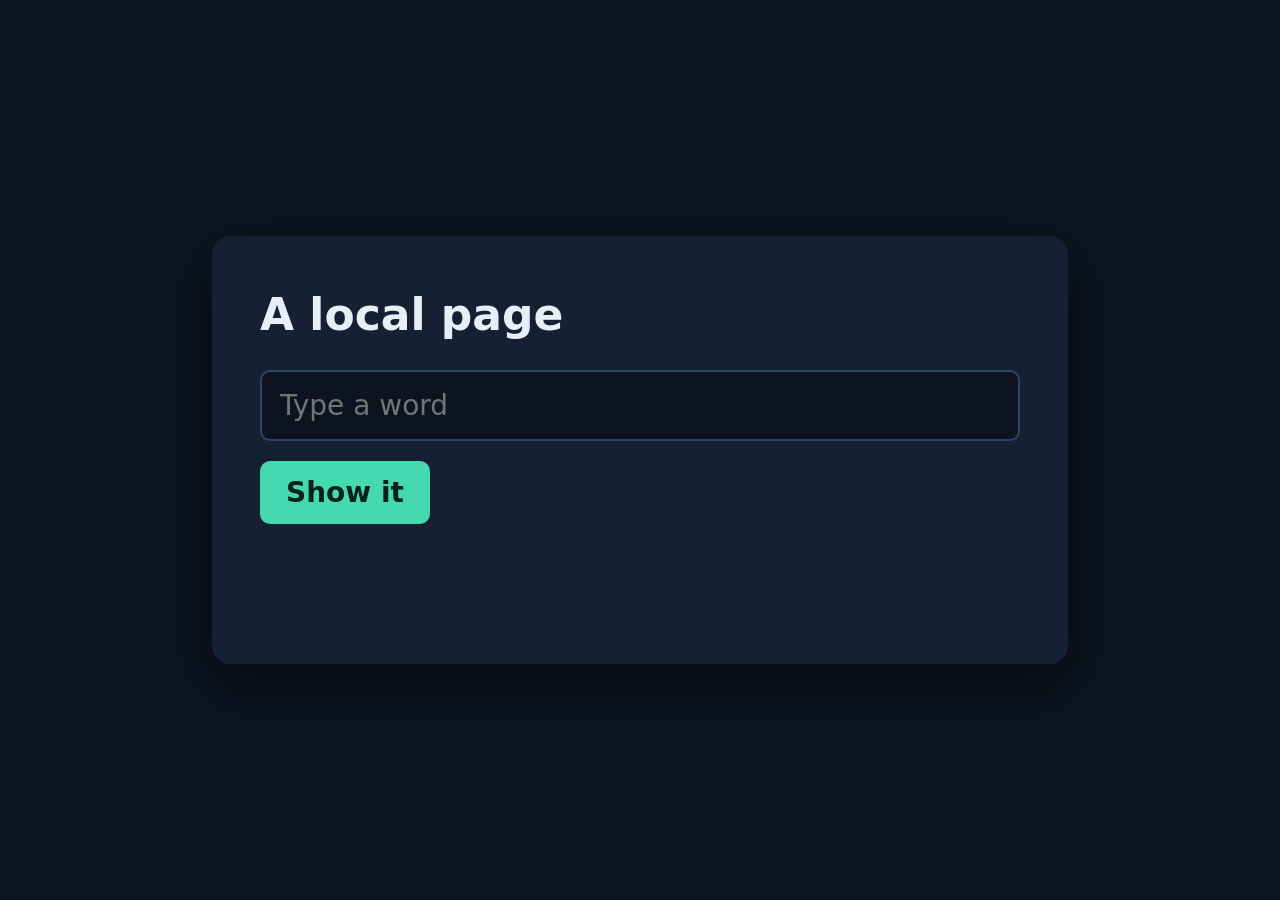
<file: examples/acceptance/page.html>
<!doctype html>
<html lang="en"><head><meta charset="utf-8"><title>Acceptance page</title>
<style>
  :root { color-scheme: dark; }
  body { margin: 0; min-height: 100vh; display: grid; place-items: center; background: #0d1420; color: #e8eef6;
         font: 28px/1.4 "DejaVu Sans", sans-serif; }
  main { width: 760px; padding: 48px; border-radius: 18px; background: #152033; box-shadow: 0 20px 60px #0008; }
  h1 { margin: 0 0 24px; font-size: 44px; }
  input { width: 100%; box-sizing: border-box; font: inherit; padding: 14px 18px; border-radius: 10px;
          border: 2px solid #2f4466; background: #0d1420; color: inherit; }
  button { margin-top: 20px; font: inherit; padding: 12px 26px; border: 0; border-radius: 10px;
           background: #46d9b0; color: #06231a; font-weight: 700; }
  #out { margin-top: 24px; min-height: 1.4em; color: #46d9b0; }
</style></head>
<body><main>
  <h1>A local page</h1>
  <input id="name" placeholder="Type a word" aria-label="Word">
  <button id="go" type="button">Show it</button>
  <p id="out" aria-live="polite"></p>
</main>
<script>
  document.getElementById('go').addEventListener('click', () => {
    document.getElementById('out').textContent = 'You typed: ' + document.getElementById('name').value;
  });
</script>
</body></html>
</file>
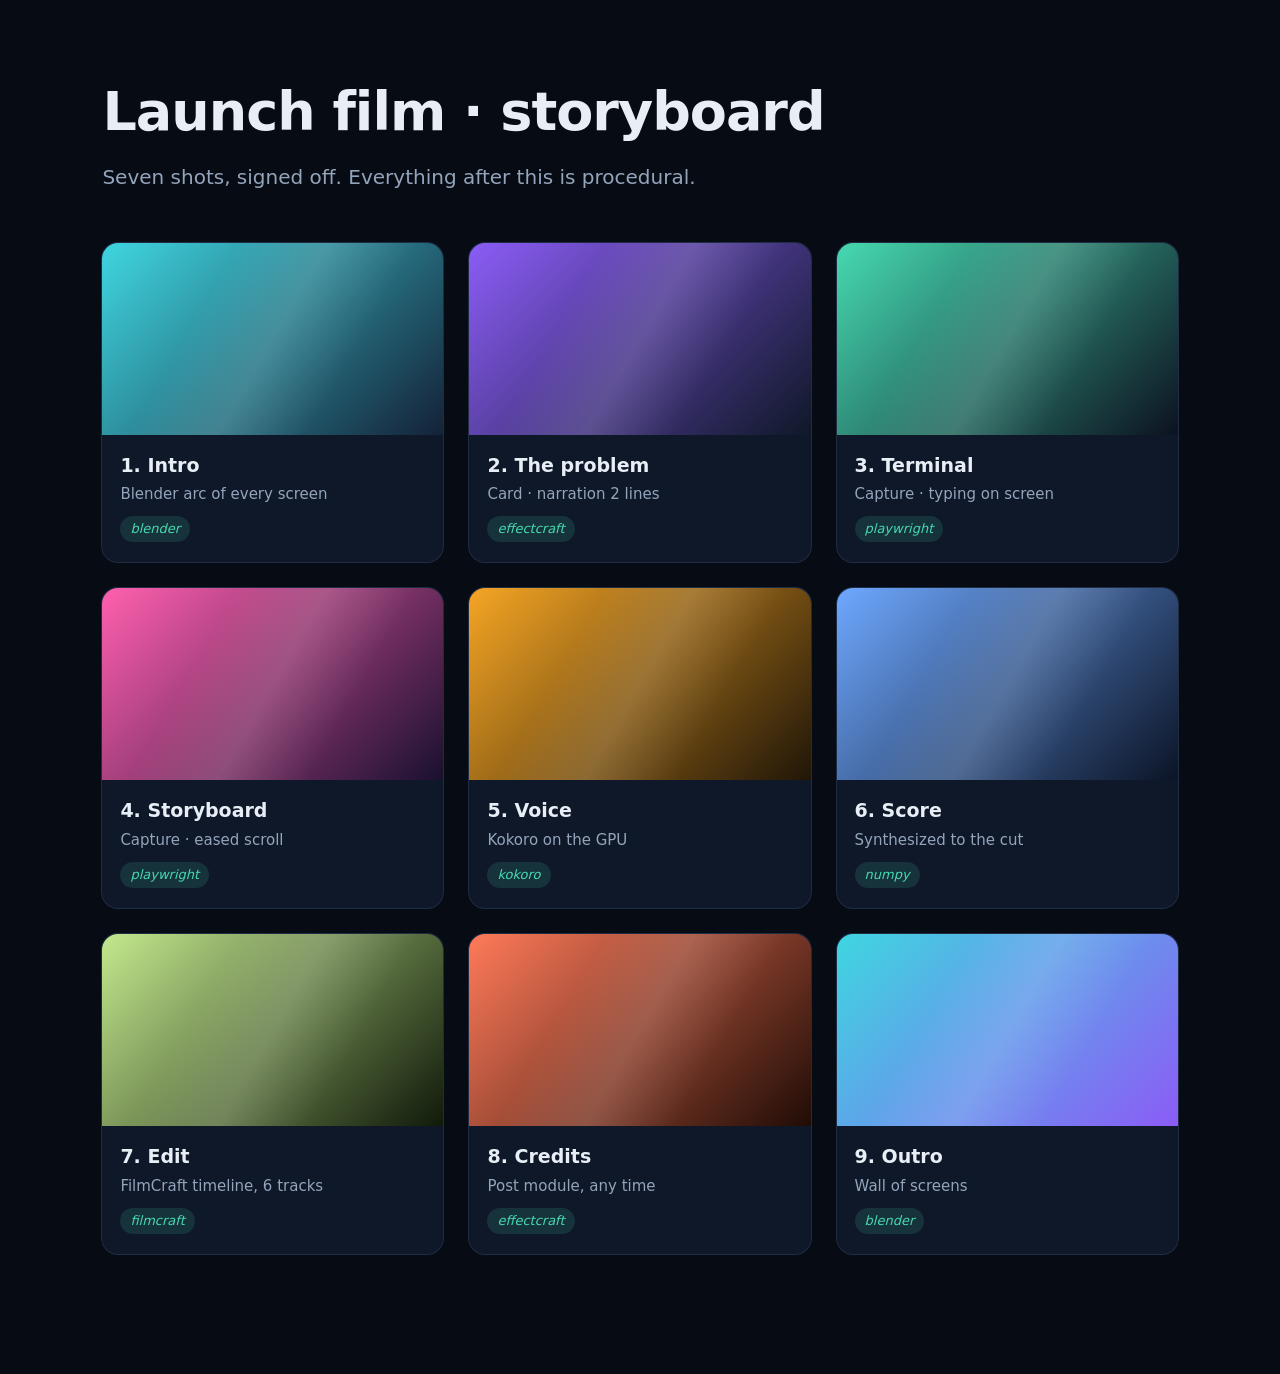
<file: examples/demo/board.html>
<!doctype html>
<meta charset="utf-8">
<title>Showrig demo storyboard</title>
<style>
  :root { color-scheme: dark; }
  body { margin: 0; background: #070b14; color: #e8eef5; font: 17px/1.55 Inter, system-ui, sans-serif; }
  header { padding: 70px 8vw 30px; }
  h1 { font-size: 54px; margin: 0 0 8px; letter-spacing: -1px; }
  header p { color: #93a4bb; margin: 0; font-size: 20px; }
  .grid { display: grid; grid-template-columns: repeat(3, 1fr); gap: 26px; padding: 20px 8vw 120px; }
  .card { border-radius: 16px; background: #0f1828; box-shadow: 0 0 0 1px #1f2c44; overflow: hidden; animation: up .8s both; }
  .card:nth-child(3n+2) { animation-delay: .1s } .card:nth-child(3n) { animation-delay: .2s }
  .thumb { aspect-ratio: 16/9; position: relative; overflow: hidden; }
  .thumb::after { content: ""; position: absolute; inset: 0; background: linear-gradient(120deg, transparent 30%, #ffffff22 50%, transparent 70%); animation: sheen 3.5s infinite; }
  .card div.t { padding: 16px 18px 20px; }
  .card b { display: block; font-size: 19px; } .card span { color: #93a4bb; font-size: 15px; }
  .tag { display: inline-block; margin-top: 10px; padding: 3px 10px; border-radius: 99px; font-size: 13px; background: #46d9b022; color: #46d9b0; }
  @keyframes up { from { opacity: 0; transform: translateY(30px) } }
  @keyframes sheen { from { transform: translateX(-100%) } to { transform: translateX(100%) } }
</style>
<header><h1>Launch film · storyboard</h1><p>Seven shots, signed off. Everything after this is procedural.</p></header>
<section class="grid" id="grid"></section>
<script>
const shots = [
  ['Intro', 'Blender arc of every screen', 'blender', 'linear-gradient(135deg,#3fd6e0,#142238)'],
  ['The problem', 'Card · narration 2 lines', 'effectcraft', 'linear-gradient(135deg,#8b5cf6,#0f1828)'],
  ['Terminal', 'Capture · typing on screen', 'playwright', 'linear-gradient(135deg,#46d9b0,#0c1220)'],
  ['Storyboard', 'Capture · eased scroll', 'playwright', 'linear-gradient(135deg,#ff5fae,#1a1030)'],
  ['Voice', 'Kokoro on the GPU', 'kokoro', 'linear-gradient(135deg,#f5a524,#201608)'],
  ['Score', 'Synthesized to the cut', 'numpy', 'linear-gradient(135deg,#6ea8ff,#0b1426)'],
  ['Edit', 'FilmCraft timeline, 6 tracks', 'filmcraft', 'linear-gradient(135deg,#c3e88d,#101a0a)'],
  ['Credits', 'Post module, any time', 'effectcraft', 'linear-gradient(135deg,#ff7a59,#200c06)'],
  ['Outro', 'Wall of screens', 'blender', 'linear-gradient(135deg,#3fd6e0,#8b5cf6)'],
];
document.getElementById('grid').innerHTML = shots.map(([t, d, tag, bg], i) =>
  `<article class="card"><div class="thumb" style="background:${bg}"></div><div class="t"><b>${i + 1}. ${t}</b><span>${d}</span><br><em class="tag">${tag}</em></div></article>`).join('');
</script>
</file>
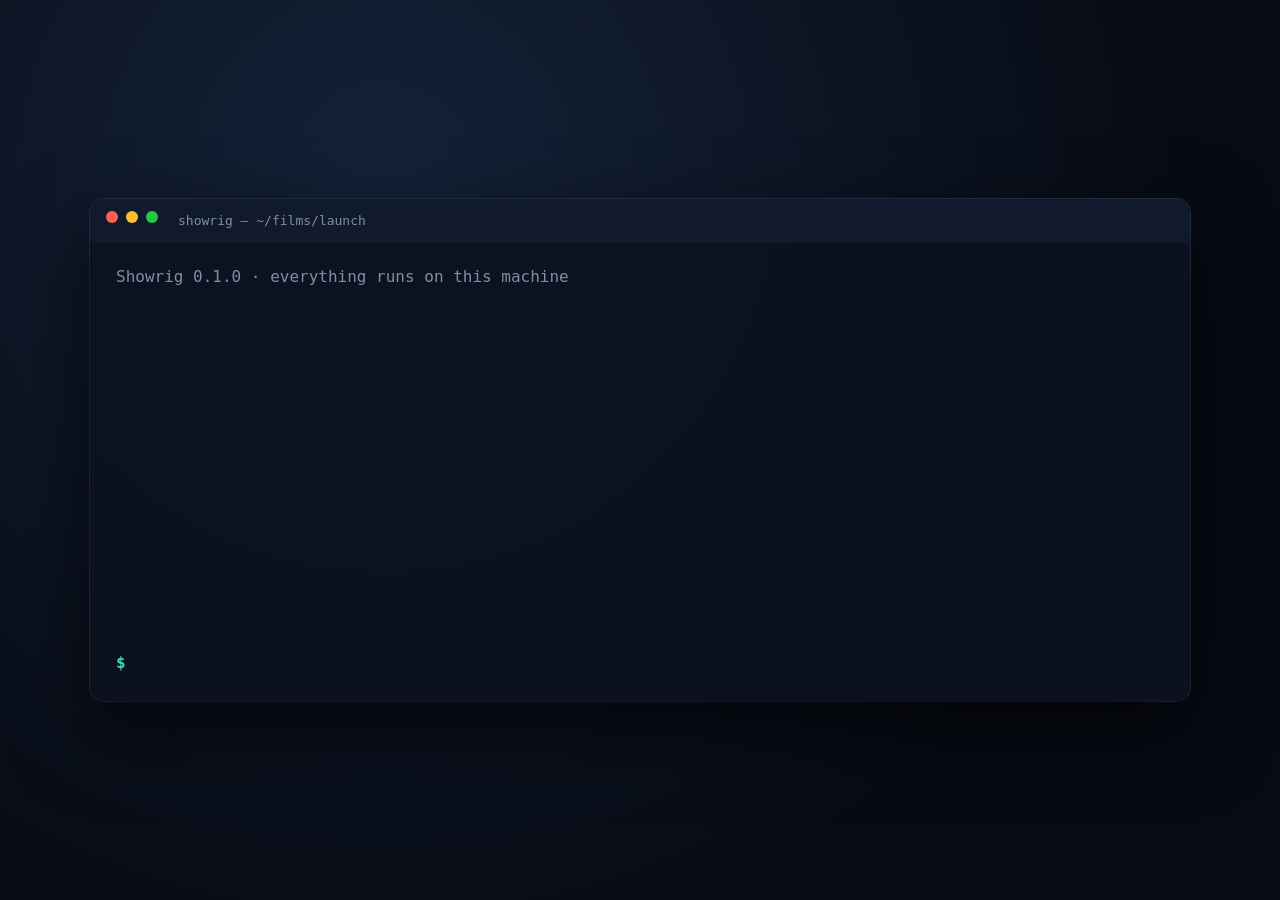
<file: examples/demo/terminal.html>
<!doctype html>
<meta charset="utf-8">
<title>Showrig demo terminal</title>
<style>
  :root { color-scheme: dark; }
  body { margin: 0; min-height: 100vh; display: grid; place-items: center; background: radial-gradient(circle at 30% 20%, #142238, #070b14 70%); font: 16px/1.5 "JetBrains Mono", ui-monospace, monospace; color: #d7e2ee; }
  .win { width: min(1100px, 90vw); border-radius: 14px; background: #0c1220ee; box-shadow: 0 30px 80px #000a, 0 0 0 1px #24324a; overflow: hidden; }
  .bar { display: flex; gap: 8px; padding: 12px 16px; background: #111a2c; }
  .bar i { width: 12px; height: 12px; border-radius: 50%; background: #ff5f57; }
  .bar i:nth-child(2) { background: #febc2e; } .bar i:nth-child(3) { background: #28c840; }
  .bar span { margin-left: 12px; color: #7d8fa8; font-size: 13px; }
  pre { margin: 0; padding: 22px 26px 6px; white-space: pre-wrap; min-height: 380px; }
  .row { display: flex; padding: 0 26px 24px; gap: 10px; }
  .row b { color: #46d9b0; }
  input { flex: 1; background: none; border: 0; outline: 0; color: inherit; font: inherit; caret-color: #46d9b0; }
  .ok { color: #46d9b0; } .dim { color: #7d8fa8; } .acc { color: #8b5cf6; }
  .bar-fill { display: inline-block; height: 10px; background: linear-gradient(90deg, #46d9b0, #3fd6e0); border-radius: 3px; vertical-align: middle; transition: width .25s; }
</style>
<div class="win">
  <div class="bar"><i></i><i></i><i></i><span>showrig — ~/films/launch</span></div>
  <pre id="out"><span class="dim">Showrig 0.1.0 · everything runs on this machine</span>
</pre>
  <div class="row"><b>$</b><input id="cmd" autocomplete="off" spellcheck="false"></div>
</div>
<script>
const out = document.getElementById('out'), cmd = document.getElementById('cmd');
const sleep = ms => new Promise(r => setTimeout(r, ms));
const say = html => { out.insertAdjacentHTML('beforeend', html + '\n'); };
const STEPS = [['footage', 'normalized 3 clips to 1920x1080 at 60 fps'], ['voice', '7 lines, Kokoro af_heart, 41.2s'],
  ['plan', '58.4s, 14 picture clips, 19 captions'], ['blender', 'intro, 3 establishing shots, outro'],
  ['titles', '5 EffectCraft cards'], ['music', 'bright score, ducked under the voice'], ['filmcraft', 'launch.fcproj, 6 tracks'],
  ['render', 'launch.mp4 · NVENC']];
cmd.addEventListener('keydown', async e => {
  if (e.key !== 'Enter') return;
  const text = cmd.value; cmd.value = '';
  say(`<b class="ok">$</b> ${text}`);
  if (!text.startsWith('showrig make')) { say('<span class="dim">try: showrig make launch</span>'); return; }
  for (const [name, detail] of STEPS) {
    say(`  <span class="acc">${name.padEnd(10)}</span><span class="bar-fill" style="width:0" id="b-${name}"></span>`);
    const bar = document.getElementById('b-' + name);
    for (let w = 0; w <= 220; w += 22) { bar.style.width = w + 'px'; await sleep(45); }
    bar.insertAdjacentHTML('afterend', `  <span class="dim">${detail}</span>`);
  }
  say('\n<span class="ok">done.</span> out/launch.mp4  out/launch.fcproj  out/launch.srt');
});
cmd.focus();
</script>
</file>
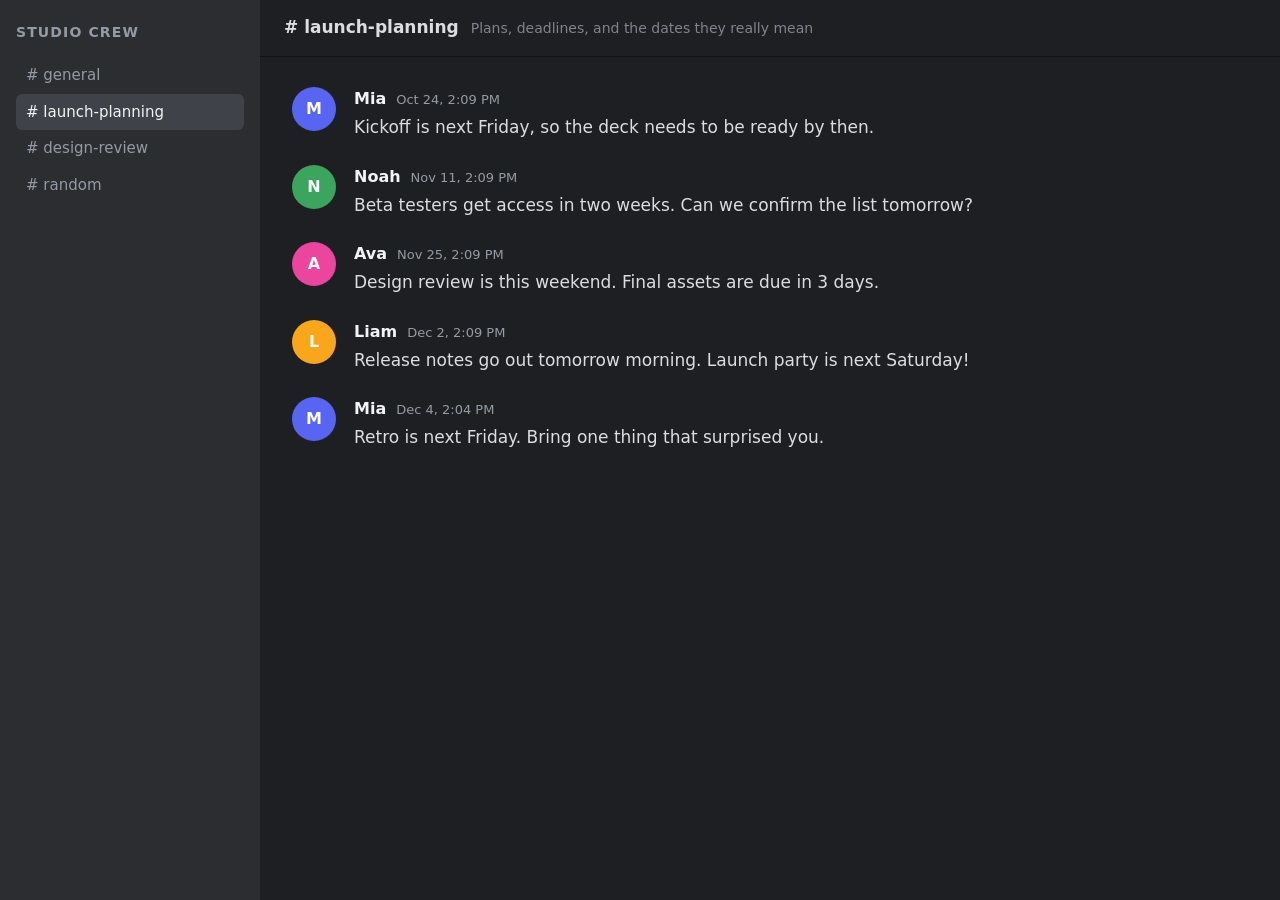
<file: examples/tweakyourpc-promo/tools/pages/temporal-lens-chat.html>
<!doctype html>
<!-- Demo chat thread for recording the real Temporal Lens extension. Served over local HTTP; content scripts skip file:// pages. -->
<html lang="en"><head><meta charset="utf-8"><title>#launch-planning</title>
<style>
:root{color-scheme:dark}
body{margin:0;background:#1e1f22;color:#dbdee1;font:16px/1.5 "DejaVu Sans",system-ui,sans-serif;display:flex;height:100vh}
aside{width:260px;background:#2b2d31;padding:22px 16px;box-sizing:border-box}
aside h2{font-size:14px;letter-spacing:.08em;text-transform:uppercase;color:#949ba4;margin:0 0 14px}
aside div{padding:7px 10px;border-radius:6px;color:#949ba4;font-size:15px}
aside .on{background:#404249;color:#f2f3f5}
main{flex:1;display:flex;flex-direction:column}
header{height:56px;display:flex;align-items:center;padding:0 24px;border-bottom:1px solid #111214;font-weight:700;font-size:17px}
header span{color:#80848e;font-weight:400;margin-left:12px;font-size:14px}
#feed{flex:1;overflow:auto;padding:18px 24px}
article{display:grid;grid-template-columns:48px 1fr;gap:4px 14px;padding:12px 8px;border-radius:8px}
article:hover{background:#2e3035}
.av{grid-row:span 2;width:44px;height:44px;border-radius:50%;display:grid;place-items:center;font-weight:700;color:#fff}
.who{font-weight:700;color:#f2f3f5}
.who time{font-weight:400;color:#949ba4;font-size:13px;margin-left:10px}
p{margin:0;font-size:17px}
</style></head>
<body>
<aside><h2>Studio crew</h2><div># general</div><div class="on"># launch-planning</div><div># design-review</div><div># random</div></aside>
<main><header># launch-planning <span>Plans, deadlines, and the dates they really mean</span></header><div id="feed"></div></main>
<script>
const day = 864e5, now = Date.now();
const msgs = [
  ["Mia", "#5865f2", 41, "Kickoff is next Friday, so the deck needs to be ready by then."],
  ["Noah", "#3ba55d", 23, "Beta testers get access in two weeks. Can we confirm the list tomorrow?"],
  ["Ava", "#eb459e", 9, "Design review is this weekend. Final assets are due in 3 days."],
  ["Liam", "#faa61a", 2, "Release notes go out tomorrow morning. Launch party is next Saturday!"],
  ["Mia", "#5865f2", 0.004, "Retro is next Friday. Bring one thing that surprised you."],
];
const feed = document.getElementById("feed");
// ?live=1 posts one message at a time, so the extension annotates each as it arrives;
// ?manual=1 waits for playThread(), so a recording can start first.
const params = new URLSearchParams(location.search);
window.playThread = (gap = 1500) =>
  msgs.forEach(([who, color, ago, text], i) => setTimeout(() => post(who, color, ago, text), 400 + i * gap));
if (params.has("live")) playThread();
else if (!params.has("manual")) msgs.forEach(m => post(...m));
function post(who, color, ago, text) {
  const at = new Date(now - ago * day - 3.4 * 36e5);
  const a = document.createElement("article");
  a.innerHTML = `<div class="av" style="background:${color}">${who[0]}</div><div class="who">${who}<time datetime="${at.toISOString()}">${at.toLocaleDateString("en-US",{month:"short",day:"numeric"})}, ${at.toLocaleTimeString("en-US",{hour:"numeric",minute:"2-digit"})}</time></div><p>${text}</p>`;
  feed.append(a);
}
</script></body></html>
</file>
<file: examples/tweakyourpc-promo/pages/wordsmith/styles.css>
:root{color-scheme:dark;--bg: #0d1014;--surface: #13171d;--surface-2: #181d24;--surface-3: #1f252e;--line: #262d37;--line-strong: #37414e;--text: #e9edf2;--text-2: #aab4c0;--text-3: #a0acba;--accent: #6ee7b7;--accent-ink: #0b1f17;--accent-soft: rgba(110, 231, 183, .14);--warn: #f5c56b;--warn-soft: rgba(245, 197, 107, .14);--danger: #ff8a8a;--danger-soft: rgba(255, 138, 138, .14);--focus: #9fd4ff;--accent-hover: #8af0c8;--hover-line: #66768a;--focus-soft: rgba(159, 212, 255, .18);--selection: rgba(110, 231, 183, .35);--checker-a: #171b21;--checker-b: #12151a;--constraint: #c79bff;--deficient: #7fb2ff;--font-ui: system-ui, -apple-system, "Segoe UI", Roboto, "Helvetica Neue", Arial, sans-serif;--font-text: "Droid Serif", Georgia, "Times New Roman", serif;--font-mono: ui-monospace, "SFMono-Regular", Menlo, Consolas, monospace;--fs-xs: .75rem;--fs-sm: .8125rem;--fs-md: .9375rem;--fs-lg: 1.0625rem;--fs-xl: 1.375rem;--fs-editor: 1.25rem;--sp-1: 4px;--sp-2: 8px;--sp-3: 12px;--sp-4: 16px;--sp-5: 20px;--sp-6: 24px;--sp-8: 32px;--radius: 8px;--radius-lg: 12px;--control: 36px;--control-touch: 44px;--topbar: 56px;--rail: 360px;--shadow: 0 10px 30px rgba(0, 0, 0, .35);--ease: cubic-bezier(.2, .7, .2, 1);--dur: .16s}:root[data-theme=light]{color-scheme:light;--bg: #f3f5f8;--surface: #ffffff;--surface-2: #edf1f5;--surface-3: #e1e7ef;--line: #a6b2c1;--line-strong: #78879a;--text: #172331;--text-2: #344456;--text-3: #47566a;--accent: #006747;--accent-ink: #ffffff;--accent-hover: #004d35;--accent-soft: #d4eee2;--warn: #784600;--warn-soft: #fff0cc;--danger: #a51c30;--danger-soft: #ffe0e5;--focus: #005ac1;--focus-soft: rgba(0, 90, 193, .18);--hover-line: #43566e;--selection: #b1ddcf;--checker-a: #d8dfe7;--checker-b: #edf1f5;--constraint: #7031a8;--deficient: #245dab;--shadow: 0 10px 30px rgba(20, 40, 60, .18)}:root[data-theme=sepia]{color-scheme:light;--bg: #f1e7d6;--surface: #fff8e9;--surface-2: #f4ead8;--surface-3: #e9dcc3;--line: #b4a285;--line-strong: #8b7759;--text: #32291f;--text-2: #514332;--text-3: #60513d;--accent: #526022;--accent-ink: #ffffff;--accent-hover: #3d4915;--accent-soft: #e1e6c7;--warn: #754200;--warn-soft: #f8e4bc;--danger: #a32226;--danger-soft: #f8dcd6;--focus: #235e98;--focus-soft: rgba(35, 94, 152, .18);--hover-line: #645039;--selection: #cbd5a3;--checker-a: #daceb7;--checker-b: #eee4d3;--constraint: #723992;--deficient: #285b93;--shadow: 0 10px 30px rgba(65, 45, 15, .2)}:root[data-theme=contrast]{color-scheme:dark;--bg: #000000;--surface: #000000;--surface-2: #111111;--surface-3: #202020;--line: #bbbbbb;--line-strong: #eeeeee;--text: #ffffff;--text-2: #ffffff;--text-3: #eeeeee;--accent: #ffee55;--accent-ink: #000000;--accent-hover: #ffffff;--accent-soft: #292600;--warn: #ffdf80;--warn-soft: #302000;--danger: #ffadbc;--danger-soft: #380d17;--focus: #7eeaff;--focus-soft: rgba(126, 234, 255, .25);--hover-line: #ffffff;--selection: #504800;--checker-a: #151515;--checker-b: #000000;--constraint: #e1b6ff;--deficient: #9acbff}@media(pointer:coarse){:root{--control: var(--control-touch)}}*,*:before,*:after{box-sizing:border-box}html,body{margin:0;height:100%}body{background:var(--bg);color:var(--text);font:400 var(--fs-md)/1.5 var(--font-ui);-webkit-font-smoothing:antialiased;text-rendering:optimizeLegibility;display:grid;grid-template-rows:auto 1fr;min-height:100dvh;overflow:hidden}button,input,select,textarea{font:inherit;color:inherit}button{cursor:pointer}button:disabled{cursor:not-allowed}a{color:var(--accent)}code,kbd{font-family:var(--font-mono);font-size:.92em}kbd{border:1px solid var(--line-strong);border-bottom-width:2px;border-radius:4px;padding:0 4px}[hidden]{display:none!important}:focus-visible{outline:2px solid var(--focus);outline-offset:2px;border-radius:4px}.sr-only{position:absolute!important;width:1px;height:1px;overflow:hidden;clip:rect(0 0 0 0);white-space:nowrap}.skip-link{position:absolute;left:var(--sp-3);top:-60px;z-index:100;background:var(--accent);color:var(--accent-ink);padding:var(--sp-2) var(--sp-3);border-radius:var(--radius)}.skip-link:focus{top:var(--sp-2)}.icon{display:block}.icon-wrap,[data-icon]{display:inline-flex}.noscript{padding:var(--sp-6)}.btn{display:inline-flex;align-items:center;justify-content:center;gap:var(--sp-2);min-height:var(--control);padding:0 var(--sp-4);border:1px solid var(--line-strong);border-radius:var(--radius);background:var(--surface-2);color:var(--text);font-weight:550;text-decoration:none;transition:background var(--dur) var(--ease),border-color var(--dur) var(--ease)}.btn:hover:not(:disabled){background:var(--surface-3);border-color:var(--hover-line)}.btn:disabled{opacity:.5}.btn-primary{background:var(--accent);border-color:var(--accent);color:var(--accent-ink)}.btn-primary:hover:not(:disabled){background:var(--accent-hover);border-color:var(--accent-hover)}.btn-quiet{background:transparent;border-color:transparent;color:var(--text-2)}.btn-quiet:hover:not(:disabled){background:var(--surface-2);color:var(--text)}.btn-small{min-height:32px;padding:0 var(--sp-3);font-size:var(--fs-sm)}@media(pointer:coarse){.btn-small{min-height:40px}}.btn-danger{border-color:var(--danger);color:var(--danger);background:var(--danger-soft)}.icon-btn{display:inline-grid;place-items:center;width:var(--control);height:var(--control);border:1px solid transparent;border-radius:var(--radius);background:transparent;color:var(--text-2)}.icon-btn:hover:not(:disabled){background:var(--surface-2);color:var(--text)}.icon-btn:disabled{opacity:.35}.icon-btn-primary{background:var(--accent);color:var(--accent-ink)}.icon-btn-primary:hover:not(:disabled){background:var(--accent-hover);color:var(--accent-ink)}.count{color:var(--text-3);font-weight:500;font-size:var(--fs-xs);margin-left:2px;font-variant-numeric:tabular-nums}input[type=text],input[type=number],select,textarea{background:var(--bg);border:1px solid var(--line-strong);border-radius:var(--radius);min-height:var(--control);padding:6px 10px;width:100%}input[type=text]:focus,input[type=number]:focus,select:focus,textarea:focus{border-color:var(--focus);outline:none;box-shadow:0 0 0 3px var(--focus-soft)}[aria-invalid=true]{border-color:var(--danger)!important}input[type=checkbox],input[type=radio]{accent-color:var(--accent);width:18px;height:18px;margin:0}input[type=range]{accent-color:var(--accent);width:100%;min-height:28px}select{padding-right:28px}textarea{resize:vertical}.check{display:inline-flex;align-items:center;gap:var(--sp-2);min-height:32px;color:var(--text-2)}.switch{position:relative;display:inline-flex;align-items:center;gap:var(--sp-2);min-height:var(--control);cursor:pointer;color:var(--text-2)}.switch input{position:absolute;opacity:0;width:1px;height:1px}.switch-track{width:34px;height:20px;border-radius:999px;background:var(--line-strong);position:relative;flex:none;transition:background var(--dur)}.switch-track:after{content:"";position:absolute;top:3px;left:3px;width:14px;height:14px;border-radius:50%;background:var(--text);transition:transform var(--dur) var(--ease)}.switch input:checked+.switch-track{background:var(--accent)}.switch input:checked+.switch-track:after{transform:translate(14px);background:var(--accent-ink)}.switch input:focus-visible+.switch-track{outline:2px solid var(--focus);outline-offset:2px}.segmented{display:flex;flex-wrap:wrap;gap:2px;padding:2px;background:var(--bg);border:1px solid var(--line);border-radius:var(--radius)}.seg{position:relative;flex:1 1 auto}.seg input{position:absolute;opacity:0;inset:0;width:100%;height:100%;margin:0;cursor:pointer}.seg span{display:flex;align-items:center;justify-content:center;min-height:calc(var(--control) - 6px);padding:0 var(--sp-3);border-radius:6px;color:var(--text-2);font-size:var(--fs-sm);font-weight:550;text-align:center}.seg input:checked+span{background:var(--surface-3);color:var(--text);box-shadow:inset 0 0 0 1px var(--line-strong)}.seg input:focus-visible+span{outline:2px solid var(--focus);outline-offset:-2px}.segmented-small .seg span{padding:0 var(--sp-2)}.toggles{display:flex;flex-wrap:wrap;gap:var(--sp-1)}.toggle{min-height:32px;padding:0 var(--sp-3);border-radius:999px;border:1px solid var(--line-strong);background:transparent;color:var(--text-2);font-size:var(--fs-sm)}.toggle[aria-pressed=true]{background:var(--accent-soft);border-color:var(--accent);color:var(--text)}@media(pointer:coarse){.toggle{min-height:40px}}.section-title{font-size:var(--fs-sm);font-weight:650;letter-spacing:.06em;text-transform:uppercase;color:var(--text-2);margin:0}.field-label{font-size:var(--fs-sm);font-weight:650;color:var(--text-2)}.field-help{margin:var(--sp-1) 0 0;color:var(--text-3);font-size:var(--fs-xs)}.field-warn{color:var(--warn)}.topbar{display:grid;grid-template-columns:auto 1fr auto auto;align-items:center;gap:var(--sp-4);height:var(--topbar);padding:0 var(--sp-4);padding-left:max(var(--sp-4),env(safe-area-inset-left));padding-right:max(var(--sp-4),env(safe-area-inset-right));border-bottom:1px solid var(--line);background:var(--surface);position:relative;z-index:20}.brand{display:inline-flex;align-items:center;gap:var(--sp-2);text-decoration:none;color:var(--text);font-weight:650}.brand-mark{display:grid;place-items:center;width:28px;height:28px;border-radius:7px;background:var(--accent);color:var(--accent-ink);font-family:var(--font-text);font-weight:700}.ws-switch{justify-self:center}.ws-tabs{display:flex;gap:2px;padding:3px;border-radius:10px;background:var(--bg);border:1px solid var(--line)}.ws-tabs [role=tab]{display:inline-flex;align-items:center;gap:var(--sp-2);min-height:32px;padding:0 var(--sp-4);border:0;border-radius:7px;background:transparent;color:var(--text-2);font-weight:600}.ws-tabs [role=tab][aria-selected=true]{background:var(--surface-3);color:var(--text);box-shadow:inset 0 0 0 1px var(--line-strong)}.ws-tabs [role=tab]:hover{color:var(--text)}.ws-icon{display:inline-flex}.exactness{display:inline-flex;align-items:center;gap:var(--sp-2);min-height:32px;padding:0 var(--sp-3);border-radius:999px;border:1px solid var(--line-strong);font-weight:600;font-size:var(--fs-sm);white-space:nowrap;font-variant-numeric:tabular-nums}.exactness-shape{width:12px;height:12px;flex:none;border:2px solid currentColor;border-radius:50%}.exactness[data-status=exact]{color:var(--accent);border-color:var(--accent);background:var(--accent-soft)}.exactness[data-status=exact] .exactness-shape{border:0;border-radius:0;width:14px;height:14px;background:currentColor;-webkit-mask:url("data:image/svg+xml,%3Csvg xmlns='http://www.w3.org/2000/svg' viewBox='0 0 24 24'%3E%3Cpath d='M4 12l5 5L20 6' stroke='black' stroke-width='3' fill='none'/%3E%3C/svg%3E") center/contain no-repeat;mask:url("data:image/svg+xml,%3Csvg xmlns='http://www.w3.org/2000/svg' viewBox='0 0 24 24'%3E%3Cpath d='M4 12l5 5L20 6' stroke='black' stroke-width='3' fill='none'/%3E%3C/svg%3E") center/contain no-repeat}.exactness[data-status=unused],.exactness[data-status=empty]{color:var(--text)}.exactness[data-status=overused],.exactness[data-status=mixed]{color:var(--danger);border-color:var(--danger);background:var(--danger-soft)}.exactness[data-status=overused] .exactness-shape,.exactness[data-status=mixed] .exactness-shape{border-radius:2px;transform:rotate(45deg);width:10px;height:10px}.exactness[data-status=no-source]{color:var(--text-3);border-style:dashed}.topbar-actions{display:flex;align-items:center;gap:var(--sp-1)}.menu{position:relative}.menu-list{position:absolute;right:0;top:calc(100% + 6px);min-width:250px;padding:var(--sp-1);background:var(--surface-2);border:1px solid var(--line-strong);border-radius:var(--radius-lg);box-shadow:var(--shadow);z-index:40}.menu-list [role=menuitem]{display:block;width:100%;text-align:left;min-height:var(--control);padding:0 var(--sp-3);border:0;border-radius:6px;background:transparent;color:var(--text)}.menu-list [role=menuitem]:hover,.menu-list [role=menuitem]:focus{background:var(--surface-3);outline:none}.menu-list hr{border:0;border-top:1px solid var(--line);margin:var(--sp-1) 0}.workspaces{min-height:0;overflow:hidden}.workspaces:focus{outline:none}.ws{height:100%;min-height:0}.ws>*{min-width:0}.stage-viewport,.transport,.presets{min-width:0}.ws-compose{display:grid;grid-template-columns:minmax(0,1fr) minmax(360px,520px)}.compose-editors{min-height:0;overflow-y:auto;padding:var(--sp-6) var(--sp-8);display:flex;flex-direction:column;gap:var(--sp-5);max-width:980px;width:100%;justify-self:center}.field{display:flex;flex-direction:column}.field-head{display:flex;align-items:baseline;justify-content:space-between;margin-bottom:var(--sp-1)}.field-meta{color:var(--text-3);font-size:var(--fs-xs);font-variant-numeric:tabular-nums}.editor{font-family:var(--font-text);font-size:var(--fs-editor);line-height:1.5;padding:var(--sp-3) var(--sp-4);background:var(--surface);border-radius:var(--radius-lg)}.editor-source{min-height:3.2em}.editor-composition{min-height:7em}.editor::selection{background:var(--selection)}input::placeholder,textarea::placeholder{color:var(--text-3);opacity:1}.ledger{border:1px solid var(--line);border-radius:var(--radius-lg);padding:var(--sp-4);background:var(--surface)}.ledger-head{display:flex;align-items:baseline;justify-content:space-between;gap:var(--sp-3);flex-wrap:wrap;margin-bottom:var(--sp-3)}.ledger-summary{margin:0;font-weight:600;font-variant-numeric:tabular-nums}.ledger-summary[data-status=exact]{color:var(--accent)}.ledger-summary[data-status=overused],.ledger-summary[data-status=mixed]{color:var(--danger)}.ledger-rows{display:grid;gap:var(--sp-2)}.ledger-row{display:grid;grid-template-columns:64px 1fr;align-items:start;gap:var(--sp-2)}.ledger-row-label{color:var(--text-3);font-size:var(--fs-xs);text-transform:uppercase;letter-spacing:.06em;padding-top:7px}.ledger-foot{margin:var(--sp-3) 0 0;color:var(--text-3);font-size:var(--fs-xs)}.chips{display:flex;flex-wrap:wrap;gap:6px;list-style:none;margin:0;padding:0}.chip{display:inline-flex;align-items:baseline;gap:3px;min-height:30px;padding:3px 9px;border-radius:6px;background:var(--surface-3);border:1px solid var(--line-strong);font-variant-numeric:tabular-nums}.chip-letter{font-family:var(--font-text);font-size:1.05rem;font-weight:700}.chip-count{color:var(--text-2);font-size:var(--fs-xs)}.chip-over{border-color:var(--danger);color:var(--danger);background:repeating-linear-gradient(135deg,var(--danger-soft) 0 6px,transparent 6px 10px)}.chip-over .chip-count{color:var(--danger);font-weight:700}.chip-none{color:var(--text-3);font-size:var(--fs-sm);padding:5px 0}.compose-actions{display:flex;flex-wrap:wrap;gap:var(--sp-2);align-items:center}#openWordsBtn{display:none}.words{min-height:0;display:flex;flex-direction:column;gap:var(--sp-3);padding:var(--sp-5) var(--sp-5) 0;border-left:1px solid var(--line);background:var(--surface);overflow:hidden}.sheet-handle{display:flex;align-items:center;justify-content:space-between}.sheet-close{display:none}.mode{border:0;margin:0;padding:0;display:grid;gap:var(--sp-2)}.mode-legend{font-size:var(--fs-sm);font-weight:650;color:var(--text-2);padding:0;margin-bottom:var(--sp-1)}.mode-help{margin:0;color:var(--text-3);font-size:var(--fs-xs)}.tweak-match{display:flex;flex-wrap:wrap;align-items:center;gap:2px var(--sp-3);font-size:var(--fs-sm)}.tweak-match-label{color:var(--text-3);font-size:var(--fs-xs);width:100%}.subtabs{display:flex;gap:var(--sp-4);border-bottom:1px solid var(--line)}.subtabs [role=tab]{border:0;background:transparent;color:var(--text-2);font-weight:600;min-height:var(--control);padding:0 2px;border-bottom:2px solid transparent;margin-bottom:-1px}.subtabs [role=tab][aria-selected=true]{color:var(--text);border-bottom-color:var(--accent)}.subtabs [role=tab]:disabled{color:var(--text-3);opacity:.6}.target-line{margin:0;font-size:var(--fs-sm);color:var(--text-2);min-height:1.5em}.filter-bar{display:flex;align-items:center;flex-wrap:wrap;gap:var(--sp-2)}.chips-filters .chip{font-size:var(--fs-xs);min-height:28px;gap:var(--sp-1);align-items:center}.chip-filter.is-ignored{opacity:.55;text-decoration:line-through}.chip-x{border:0;background:transparent;color:var(--text-2);font-size:1rem;line-height:1;padding:2px 4px;border-radius:4px;min-width:24px;min-height:24px}.chip-x:hover{background:var(--surface-2);color:var(--text)}.filters{border:1px solid var(--line);border-radius:var(--radius-lg);padding:var(--sp-3);background:var(--bg);max-height:46vh;overflow-y:auto;overscroll-behavior:contain}.filters-note{margin:0 0 var(--sp-3);color:var(--text-3);font-size:var(--fs-xs)}.filter-grid{display:grid;grid-template-columns:repeat(2,minmax(0,1fr));gap:var(--sp-3)}.ffield{display:flex;flex-direction:column;gap:var(--sp-1);position:relative}.ffield-wide{grid-column:1 / -1}.ffield-label{font-size:var(--fs-xs);font-weight:650;color:var(--text-2)}.ffield-inline{display:flex;align-items:center;gap:var(--sp-2)}.ffield-inline input{min-width:0}.ffield-help{margin:0;font-size:var(--fs-xs);color:var(--text-3)}.ffield.is-ignored>:not(.ignored-tag){opacity:.45}.ignored-tag{font-size:var(--fs-xs);color:var(--warn)}.inline-num{width:64px!important;display:inline-block;min-height:32px}.advanced{margin-top:var(--sp-3)}.advanced>summary,.finder-settings>summary{cursor:pointer;color:var(--text-2);font-size:var(--fs-sm);font-weight:600;min-height:var(--control);display:flex;align-items:center}.advanced[open]>summary{margin-bottom:var(--sp-2)}.word-results{min-height:0;flex:1;overflow-y:auto;overscroll-behavior:contain;padding-bottom:var(--sp-6);margin:0 calc(-1 * var(--sp-5));padding-left:var(--sp-5);padding-right:var(--sp-5)}.results-panel{display:flex;flex-direction:column;gap:var(--sp-3)}.results-state{margin:0;color:var(--text-2);font-size:var(--fs-sm)}.results-state[data-state=error]{color:var(--danger)}.results-state[data-state=loading]:before{content:"";display:inline-block;width:10px;height:10px;margin-right:8px;border:2px solid var(--line-strong);border-top-color:var(--accent);border-radius:50%;animation:spin .8s linear infinite;vertical-align:-1px}.results-empty{color:var(--text-2);font-size:var(--fs-sm)}.length-filter{display:flex;flex-wrap:wrap;gap:4px}.len-chip{display:inline-flex;align-items:baseline;gap:4px;min-height:30px;padding:0 10px;border-radius:999px;border:1px solid var(--line-strong);background:transparent;color:var(--text-2);font-size:var(--fs-sm);font-variant-numeric:tabular-nums}.len-chip[aria-checked=true]{background:var(--surface-3);color:var(--text);border-color:var(--text-3)}.len-count{color:var(--text-3);font-size:var(--fs-xs)}@media(pointer:coarse){.len-chip{min-height:40px}}.word-grid{list-style:none;margin:0;padding:0;display:flex;flex-wrap:wrap;gap:6px}.word{display:inline-flex;align-items:center;gap:6px;min-height:34px;padding:0 12px;border:1px solid var(--line-strong);border-radius:var(--radius);background:var(--surface-2);font-family:var(--font-text);font-size:1.02rem;color:var(--text)}.word:hover{background:var(--surface-3);border-color:var(--text-3)}.word:active{transform:translateY(1px)}.word.is-exact{border-color:var(--accent);background:var(--accent-soft);font-weight:700}.exact-badge{font-family:var(--font-ui);font-size:.66rem;font-weight:700;text-transform:uppercase;letter-spacing:.06em;color:var(--accent)}.word-phrase{font-size:.98rem}@media(pointer:coarse){.word{min-height:var(--control-touch);padding:0 14px}}.finder-bar{display:flex;align-items:center;justify-content:space-between;gap:var(--sp-3)}.finder-columns{display:flex;flex-direction:column;gap:var(--sp-4)}.finder-col-title{margin:0 0 var(--sp-2);font-size:var(--fs-sm);color:var(--text-2);display:flex;gap:var(--sp-2);align-items:baseline}.progress-indeterminate{height:3px;border-radius:3px;background:linear-gradient(90deg,transparent,var(--accent),transparent) 0 0 / 40% 100% no-repeat,var(--line);animation:slide 1.1s linear infinite;margin-bottom:var(--sp-2)}.ws-animate{display:grid;grid-template-columns:minmax(0,1fr) var(--rail)}.stage{min-height:0;display:grid;grid-template-rows:auto minmax(0,1fr) auto auto auto;gap:var(--sp-3);padding:var(--sp-4) var(--sp-6) var(--sp-4)}.stage-bar{display:flex;align-items:center;justify-content:space-between;gap:var(--sp-3);min-width:0}.stage-phrases{margin:0;font-family:var(--font-text);font-size:var(--fs-lg);white-space:nowrap;overflow:hidden;text-overflow:ellipsis;min-width:0}.stage-tools{display:flex;align-items:center;gap:var(--sp-2);flex:none}.select-small{min-height:32px;width:auto;padding:2px 26px 2px 8px;font-size:var(--fs-sm)}.size-readout{color:var(--text-3);font-size:var(--fs-xs);font-variant-numeric:tabular-nums;white-space:nowrap}.stage-viewport{min-height:0;display:grid;place-items:center;overflow:hidden;border-radius:var(--radius-lg);border:1px solid var(--line);background:repeating-conic-gradient(var(--checker-a) 0 25%,var(--checker-b) 0 50%) 0 0 / 20px 20px}.stage-viewport:not([data-zoom=fit]){overflow:auto;place-items:start}#preview{display:block;max-width:none;max-height:none;box-shadow:0 6px 24px #0006}.stage-viewport:not([data-zoom=fit]) #preview{margin:auto}.transport{display:grid;grid-template-columns:auto auto auto minmax(80px,1fr) auto auto;align-items:center;gap:var(--sp-2);padding:var(--sp-2) var(--sp-3);border:1px solid var(--line);border-radius:var(--radius-lg);background:var(--surface)}.time{color:var(--text-2);font-family:var(--font-mono);font-size:var(--fs-xs);white-space:nowrap;font-variant-numeric:tabular-nums}.stage-status{margin:0;font-size:var(--fs-sm);color:var(--text-2);min-height:1.5em}.stage-status[data-kind=error]{color:var(--danger)}.stage-status[data-kind=warn]{color:var(--warn)}.presets-head{display:flex;align-items:center;justify-content:space-between;gap:var(--sp-3);min-height:36px}.preset-trial{display:flex;align-items:center;gap:var(--sp-2);font-size:var(--fs-sm);color:var(--text-2)}.preset-list{list-style:none;margin:var(--sp-2) 0 0;padding:0 0 var(--sp-1);display:flex;gap:var(--sp-2);overflow-x:auto;scrollbar-width:thin}.preset{display:flex;flex-direction:column;align-items:flex-start;gap:2px;width:170px;min-height:64px;padding:var(--sp-2) var(--sp-3);text-align:left;border:1px solid var(--line-strong);border-radius:var(--radius);background:var(--surface)}.preset:hover{background:var(--surface-2)}.preset[aria-pressed=true]{border-color:var(--accent);background:var(--accent-soft)}.preset-name{font-weight:650}.preset-wrap{position:relative}.preset-delete{position:absolute;top:4px;right:4px;width:26px;height:26px;border:0;border-radius:6px;background:transparent;color:var(--text-3);font-size:1rem}.preset-delete:hover{background:var(--surface-3);color:var(--text)}.preset-saved{border-style:dashed}.preset-save{display:flex;gap:var(--sp-2);margin-top:var(--sp-2);max-width:420px}.preset-save input{min-height:32px}#pasteText{font-family:var(--font-mono);font-size:var(--fs-sm)}.preset-desc{color:var(--text-3);font-size:var(--fs-xs);line-height:1.35;display:-webkit-box;-webkit-line-clamp:2;-webkit-box-orient:vertical;overflow:hidden}.inspector{min-height:0;display:flex;flex-direction:column;border-left:1px solid var(--line);background:var(--surface)}.inspector-head{padding:var(--sp-2) var(--sp-3);border-bottom:1px solid var(--line)}.panel{min-height:0}.inspector .panel{overflow-y:auto;overscroll-behavior:contain;flex:1}.panel-tabs{position:sticky;top:0;z-index:2;display:flex;gap:var(--sp-4);padding:0 var(--sp-4);background:var(--surface);border-bottom:1px solid var(--line)}.panel-tab{border:0;background:transparent;color:var(--text-2);font-weight:600;min-height:42px;padding:0 2px;border-bottom:2px solid transparent;margin-bottom:-1px}.panel-tab.is-active{color:var(--text);border-bottom-color:var(--accent)}.group{border-bottom:1px solid var(--line)}.group>summary{cursor:pointer;list-style:none;display:flex;align-items:center;justify-content:space-between;min-height:44px;padding:0 var(--sp-4);font-size:var(--fs-sm);font-weight:650;color:var(--text-2)}.group>summary::-webkit-details-marker{display:none}.group>summary:after{content:"";width:8px;height:8px;border-right:2px solid var(--text-3);border-bottom:2px solid var(--text-3);transform:rotate(-45deg);transition:transform var(--dur)}.group[open]>summary:after{transform:rotate(45deg)}.group-body{padding:0 var(--sp-4) var(--sp-4);display:grid;gap:var(--sp-3)}.row{display:grid;grid-template-columns:112px minmax(0,1fr);align-items:center;gap:4px var(--sp-3)}.row-label{font-size:var(--fs-sm);color:var(--text-2)}.row-field{display:flex;align-items:center;gap:var(--sp-2);min-width:0}.row-textarea,.row-stacked,.row-image,.row-font{grid-template-columns:1fr}.row-textarea textarea{font-family:var(--font-text);font-size:var(--fs-lg)}.row .readout{width:72px;flex:none;min-height:32px;padding:2px 6px;text-align:right;font-variant-numeric:tabular-nums}.row .unit{color:var(--text-3);font-size:var(--fs-xs);min-width:2ch}.row .hex{width:88px;flex:none;font-family:var(--font-mono);font-size:var(--fs-sm)}.row input[type=color]{width:40px;height:32px;padding:2px;border:1px solid var(--line-strong);border-radius:6px;background:transparent;flex:none}.row .hint,.row .row-error{grid-column:1 / -1;margin:0;font-size:var(--fs-xs);color:var(--text-3)}.row .row-error{color:var(--danger)}.row-inline .row-field{justify-content:flex-start}.button-row{display:flex;flex-wrap:wrap;gap:4px}.mini{min-height:30px;padding:0 var(--sp-2);border:1px solid var(--line-strong);border-radius:6px;background:var(--surface-2);color:var(--text-2);font-size:var(--fs-xs)}.mini.is-active{border-color:var(--accent);color:var(--text)}.file-current{color:var(--text-3);font-size:var(--fs-xs);white-space:nowrap;overflow:hidden;text-overflow:ellipsis;max-width:140px}.row input[type=file]{font-size:var(--fs-xs);max-width:100%}@media(pointer:coarse){.mini{min-height:40px;padding:0 var(--sp-3)}}.ws-export{display:grid;grid-template-columns:minmax(0,1fr) minmax(320px,480px);overflow:hidden}.export-main{min-height:0;overflow-y:auto;padding:var(--sp-6) var(--sp-8);display:flex;flex-direction:column;gap:var(--sp-4);max-width:780px}.formats{border:0;margin:0;padding:0;display:grid;grid-template-columns:repeat(3,minmax(0,1fr));gap:var(--sp-2)}.formats legend{margin-bottom:var(--sp-2)}.format-card{position:relative;display:flex;flex-direction:column;gap:2px;padding:var(--sp-3);border:1px solid var(--line-strong);border-radius:var(--radius-lg);background:var(--surface);cursor:pointer;min-height:80px}.format-card input{position:absolute;opacity:0;inset:0;width:100%;height:100%;margin:0;cursor:pointer}.format-card:has(input:checked){border-color:var(--accent);background:var(--accent-soft)}.format-card:has(input:focus-visible){outline:2px solid var(--focus);outline-offset:2px}.format-card.is-disabled{opacity:.5;cursor:not-allowed}.format-name{font-weight:700}.format-note{color:var(--text-3);font-size:var(--fs-xs)}.export-settings{border:1px solid var(--line);border-radius:var(--radius-lg);background:var(--surface);overflow:hidden}.export-settings .group:last-child{border-bottom:0}.export-summary{display:grid;grid-template-columns:max-content 1fr;gap:6px var(--sp-4);margin:0;font-size:var(--fs-sm)}.export-summary dt{color:var(--text-3)}.export-summary dd{margin:0;font-variant-numeric:tabular-nums}.export-summary.is-huge dd:nth-of-type(4){color:var(--warn)}.export-gate{margin:0;padding:var(--sp-3);border-radius:var(--radius);border:1px solid var(--warn);background:var(--warn-soft);color:var(--text);font-size:var(--fs-sm);display:flex;flex-wrap:wrap;gap:var(--sp-2);align-items:center}.export-actions{display:flex;gap:var(--sp-2)}.export-progress{display:grid;gap:var(--sp-1)}.export-progress progress{width:100%;height:8px;appearance:none;border:0;border-radius:999px;background:var(--line);overflow:hidden}.export-progress progress::-webkit-progress-bar{background:var(--line)}.export-progress progress::-webkit-progress-value{background:var(--accent);border-radius:999px}.export-progress progress::-moz-progress-bar{background:var(--accent)}#exportProgressLabel{color:var(--text-2);font-size:var(--fs-sm);font-variant-numeric:tabular-nums}.export-result{min-height:0;overflow-y:auto;padding:var(--sp-6);border-left:1px solid var(--line);background:var(--surface);display:flex;flex-direction:column;gap:var(--sp-3)}.result-empty{color:var(--text-3);border:1px dashed var(--line-strong);border-radius:var(--radius-lg);padding:var(--sp-6);text-align:center}.result-body{display:flex;flex-direction:column;gap:var(--sp-3)}.result-media{width:100%;height:auto;border-radius:var(--radius);background:repeating-conic-gradient(var(--checker-a) 0 25%,var(--checker-b) 0 50%) 0 0 / 16px 16px}.result-meta{display:grid;grid-template-columns:max-content 1fr;gap:4px var(--sp-3);margin:0;font-size:var(--fs-sm)}.result-meta dt{color:var(--text-3)}.result-meta dd{margin:0;overflow-wrap:anywhere}.result-actions{display:flex;flex-wrap:wrap;gap:var(--sp-2)}.check-bar{display:flex;align-items:center;gap:var(--sp-3);margin-top:var(--sp-2);flex-wrap:wrap}#checkBtn[aria-pressed=true]{border-color:var(--accent);background:var(--accent-soft)}.check-counts{color:var(--text-2);font-size:var(--fs-sm)}.check-results{margin-top:var(--sp-2);display:grid;gap:var(--sp-2)}.check-group-title{font-size:var(--fs-xs);color:var(--text-2);text-transform:uppercase;letter-spacing:.06em;margin:0 0 var(--sp-1)}.issue{border-style:dashed}.issue-spell{border-color:var(--danger)}.issue-constraint{border-color:var(--constraint)}.balance{margin-top:var(--sp-3)}.balance>summary{cursor:pointer;color:var(--text-2);font-size:var(--fs-sm);font-weight:600;min-height:var(--control);display:flex;align-items:center}.balance-body{display:grid;gap:3px;margin-top:var(--sp-2)}.bal-row{display:grid;grid-template-columns:1.4em minmax(0,1fr) 7.5em;align-items:center;gap:var(--sp-2);font-size:var(--fs-sm)}.bal-letter{font-family:var(--font-text);font-weight:700;text-transform:uppercase}.bal-track{position:relative;height:12px;background:var(--bg);border:1px solid var(--line);border-radius:3px;overflow:hidden}.bal-fill{position:absolute;inset:0 auto 0 0;background:var(--text-3)}.bal-ideal{position:absolute;top:-1px;bottom:-1px;width:2px;background:var(--text)}.bal-row[data-status=ideal] .bal-fill{background:var(--accent)}.bal-row[data-status=abundant] .bal-fill{background:var(--warn)}.bal-row[data-status=deficient] .bal-fill{background:var(--deficient)}.bal-row[data-status=overused] .bal-fill{background:repeating-linear-gradient(135deg,var(--danger) 0 4px,transparent 4px 7px)}.bal-note{color:var(--text-2);font-size:var(--fs-xs);white-space:nowrap}.btn-row{display:flex;flex-wrap:wrap;gap:var(--sp-2)}.trial>summary{cursor:pointer;color:var(--text-2);font-size:var(--fs-sm);font-weight:600;min-height:var(--control);display:flex;align-items:center}.trial-grid{display:grid;grid-template-columns:2fr repeat(3,1fr);gap:var(--sp-2)}.trial-result{margin:var(--sp-2) 0 0;font-family:var(--font-mono);font-size:var(--fs-sm);min-height:1.5em}.settings-group{border:0;border-top:1px solid var(--line);margin:0;padding:var(--sp-3) 0;display:grid;gap:var(--sp-2)}.settings-group legend{font-weight:650;color:var(--text);padding:0;float:left;width:100%;margin-bottom:var(--sp-2)}.settings-inline{display:flex;align-items:center;flex-wrap:wrap;gap:var(--sp-2);color:var(--text-2)}.settings-inline select{width:auto}body[data-editor-size=s] .editor{font-size:1rem}body[data-editor-size=l] .editor{font-size:1.5rem}body[data-editor-size=xl] .editor{font-size:1.75rem}body[data-editor-font=sans] .editor{font-family:var(--font-ui)}body[data-editor-font=mono] .editor{font-family:var(--font-mono)}body[data-editor-font=georgia] .editor{font-family:Georgia,serif}body[data-editor-font=palatino] .editor{font-family:Palatino,Palatino Linotype,Book Antiqua,serif}body[data-editor-font=times] .editor{font-family:Times New Roman,Times,serif}.toasts{position:fixed;right:var(--sp-4);bottom:max(var(--sp-4),env(safe-area-inset-bottom));z-index:60;display:flex;flex-direction:column;gap:var(--sp-2);max-width:min(420px,calc(100vw - 32px))}.toast{display:flex;align-items:center;gap:var(--sp-3);padding:var(--sp-3) var(--sp-3) var(--sp-3) var(--sp-4);border-radius:var(--radius);background:var(--surface-3);border:1px solid var(--line-strong);box-shadow:var(--shadow);font-size:var(--fs-sm);animation:rise var(--dur) var(--ease)}.toast>span{flex:1}.toast-warn{border-color:var(--warn)}.toast-error{border-color:var(--danger)}.toast-close{border:0;background:transparent;color:var(--text-2);font-size:1.2rem;min-width:32px;min-height:32px;border-radius:6px}.dialog{border:1px solid var(--line-strong);border-radius:var(--radius-lg);background:var(--surface-2);color:var(--text);padding:0;max-width:min(560px,calc(100vw - 32px));box-shadow:var(--shadow)}.dialog::backdrop{background:#0000008c}.dialog-sheet{width:min(620px,calc(100vw - 32px));max-height:min(86dvh,900px);overflow:auto}.dialog-inner{padding:var(--sp-6)}.dialog h2{margin:0 0 var(--sp-3);font-size:var(--fs-xl)}.help-steps{padding-left:1.2em;display:grid;gap:var(--sp-2)}.help-keys{color:var(--text-2);font-size:var(--fs-sm)}.dialog-actions{display:flex;justify-content:flex-end;gap:var(--sp-2);margin-top:var(--sp-4)}@keyframes spin{to{transform:rotate(360deg)}}@keyframes slide{0%{background-position:-40% 0,0 0}to{background-position:140% 0,0 0}}@keyframes rise{0%{opacity:0;transform:translateY(6px)}to{opacity:1;transform:none}}@media(prefers-reduced-motion:reduce){*,*:before,*:after{animation-duration:.001ms!important;animation-iteration-count:1!important;transition-duration:.001ms!important}}@media(max-width:1360px){:root{--rail: 320px}.compose-editors,.export-main{padding:var(--sp-5) var(--sp-6)}.ws-compose{grid-template-columns:minmax(0,1fr) minmax(340px,440px)}}@media(max-height:800px)and (min-width:700px){:root{--topbar: 50px}.stage{gap:var(--sp-2);padding-top:var(--sp-3);padding-bottom:var(--sp-3)}.preset{min-height:52px}.preset-desc{-webkit-line-clamp:1}.editor-composition{min-height:5em}}@media(max-width:1099px)and (min-width:700px){.ws-compose{grid-template-columns:minmax(0,1fr) minmax(300px,380px)}.ws-animate{grid-template-columns:minmax(0,1fr) 300px}.ws-export{grid-template-columns:minmax(0,1fr);overflow-y:auto}.export-result{border-left:0;border-top:1px solid var(--line);overflow:visible}.export-main{overflow:visible}.brand-name{display:none}.filter-grid{grid-template-columns:1fr}.row{grid-template-columns:96px minmax(0,1fr)}}@media(max-width:899px)and (min-width:700px)and (orientation:portrait){.ws-animate{display:block;overflow-y:auto;overscroll-behavior:contain}.stage{display:flex;flex-direction:column}.stage-viewport{height:48vh;flex:none}.inspector{border-left:0;border-top:1px solid var(--line)}.inspector .panel{overflow:visible}.ws-compose{grid-template-columns:1fr;grid-template-rows:auto minmax(0,1fr);overflow-y:auto}.words{border-left:0;border-top:1px solid var(--line);overflow:visible}.word-results,.compose-editors{overflow:visible}}@media(max-width:699px),(max-height:500px)and (max-width:950px){:root{--topbar: 52px;--bottombar: 60px}body{overflow:hidden}.topbar{grid-template-columns:auto 1fr auto;gap:var(--sp-2)}.brand-name{display:none}.exactness{justify-self:center}.ws-switch{position:fixed;left:0;right:0;bottom:0;z-index:30;padding:var(--sp-1) var(--sp-2) max(var(--sp-1),env(safe-area-inset-bottom));background:var(--surface);border-top:1px solid var(--line)}.ws-tabs{border:0;background:transparent;padding:0;justify-content:space-around}.ws-tabs [role=tab]{flex:1;flex-direction:column;gap:2px;min-height:52px;font-size:var(--fs-xs)}body.keyboard-open .ws-switch{display:none}.workspaces{height:calc(100dvh - var(--topbar) - var(--bottombar) - env(safe-area-inset-bottom))}body.keyboard-open .workspaces{height:calc(100dvh - var(--topbar))}.ws{overflow-y:auto;overscroll-behavior:contain}.toasts{bottom:calc(var(--bottombar) + var(--sp-2) + env(safe-area-inset-bottom));left:var(--sp-3);right:var(--sp-3);max-width:none}.ws-compose{display:block}.compose-editors{padding:var(--sp-3) var(--sp-3) var(--sp-8);gap:var(--sp-3);overflow:visible}.field-help{display:none}.editor{font-size:1.125rem}.editor-composition{min-height:5.5em}.ledger{padding:var(--sp-3)}.ledger-row{grid-template-columns:52px 1fr}.compose-actions{position:sticky;bottom:0;background:linear-gradient(transparent,var(--bg) 30%);padding-top:var(--sp-3)}.compose-actions .btn{flex:1}#openWordsBtn{display:inline-flex}.words{position:fixed;left:0;right:0;bottom:0;z-index:35;height:min(78dvh,calc(100dvh - var(--topbar) - 96px));border:0;border-top:1px solid var(--line-strong);border-radius:16px 16px 0 0;box-shadow:0 -12px 32px #00000080;padding:var(--sp-3) var(--sp-3) 0;transform:translateY(105%);transition:transform .22s var(--ease);visibility:hidden}.words[data-sheet=open]{transform:none;visibility:visible}body.sheet-open .ws-switch{display:none}.sheet-close{display:inline-grid}.sheet-handle:before{content:"";position:absolute;left:50%;top:6px;width:36px;height:4px;margin-left:-18px;border-radius:4px;background:var(--line-strong)}.word-results{margin:0 calc(-1 * var(--sp-3));padding:0 var(--sp-3) max(var(--sp-6),env(safe-area-inset-bottom))}.segmented .seg span{padding:0 var(--sp-2);font-size:var(--fs-xs)}.filter-grid{grid-template-columns:1fr}.filters{max-height:none}.ws-animate{display:block}.stage{display:flex;flex-direction:column;padding:var(--sp-2) var(--sp-3);gap:var(--sp-2)}.stage-viewport{height:38dvh;flex:none}.stage-phrases{font-size:var(--fs-md)}.transport{grid-template-columns:auto auto auto minmax(60px,1fr);position:sticky;top:0;z-index:3}.transport .time,.transport .loop{grid-column:span 2}.inspector{border:0}.inspector .panel{overflow:visible}.inspector-head{display:none}.row{grid-template-columns:1fr}.row-inline{grid-template-columns:1fr auto}.row-field{flex-wrap:wrap}.ws-export{display:block}.export-main{padding:var(--sp-3);overflow:visible}.formats{grid-template-columns:1fr}.format-card{min-height:56px}.export-result{border:0;padding:var(--sp-3);overflow:visible}}@media(max-height:500px)and (max-width:950px)and (orientation:landscape){:root{--topbar: 48px;--bottombar: 0px}.topbar{grid-template-columns:auto auto 1fr auto}.ws-switch{position:static;padding:0;border:0;background:transparent;justify-self:start}.ws-tabs{border:1px solid var(--line);background:var(--bg);padding:2px}.ws-tabs [role=tab]{flex-direction:row;min-height:40px;font-size:var(--fs-sm);padding:0 var(--sp-3)}.ws-tabs .ws-icon{display:none}body.sheet-open .ws-switch{display:block}.workspaces,body.keyboard-open .workspaces{height:calc(100dvh - var(--topbar))}.toasts{bottom:max(var(--sp-2),env(safe-area-inset-bottom))}.stage-bar{min-height:36px}.stage-viewport{height:calc(100dvh - var(--topbar) - 132px);min-height:160px}.transport{grid-template-columns:auto auto auto minmax(80px,1fr) auto auto}.transport .time,.transport .loop{grid-column:auto}.words{height:calc(100dvh - var(--topbar) - 8px)}}@media(max-width:699px){.dialog-sheet{width:100vw;max-width:100vw;max-height:92dvh;margin:auto 0 0;border-radius:16px 16px 0 0}.trial-grid{grid-template-columns:1fr 1fr}.trial-grid label:first-child{grid-column:1 / -1}}@media(max-width:360px){.exactness{padding:0 var(--sp-2)}.topbar-actions .btn-label{display:none}.topbar{padding:0 var(--sp-2)}}
</file>
